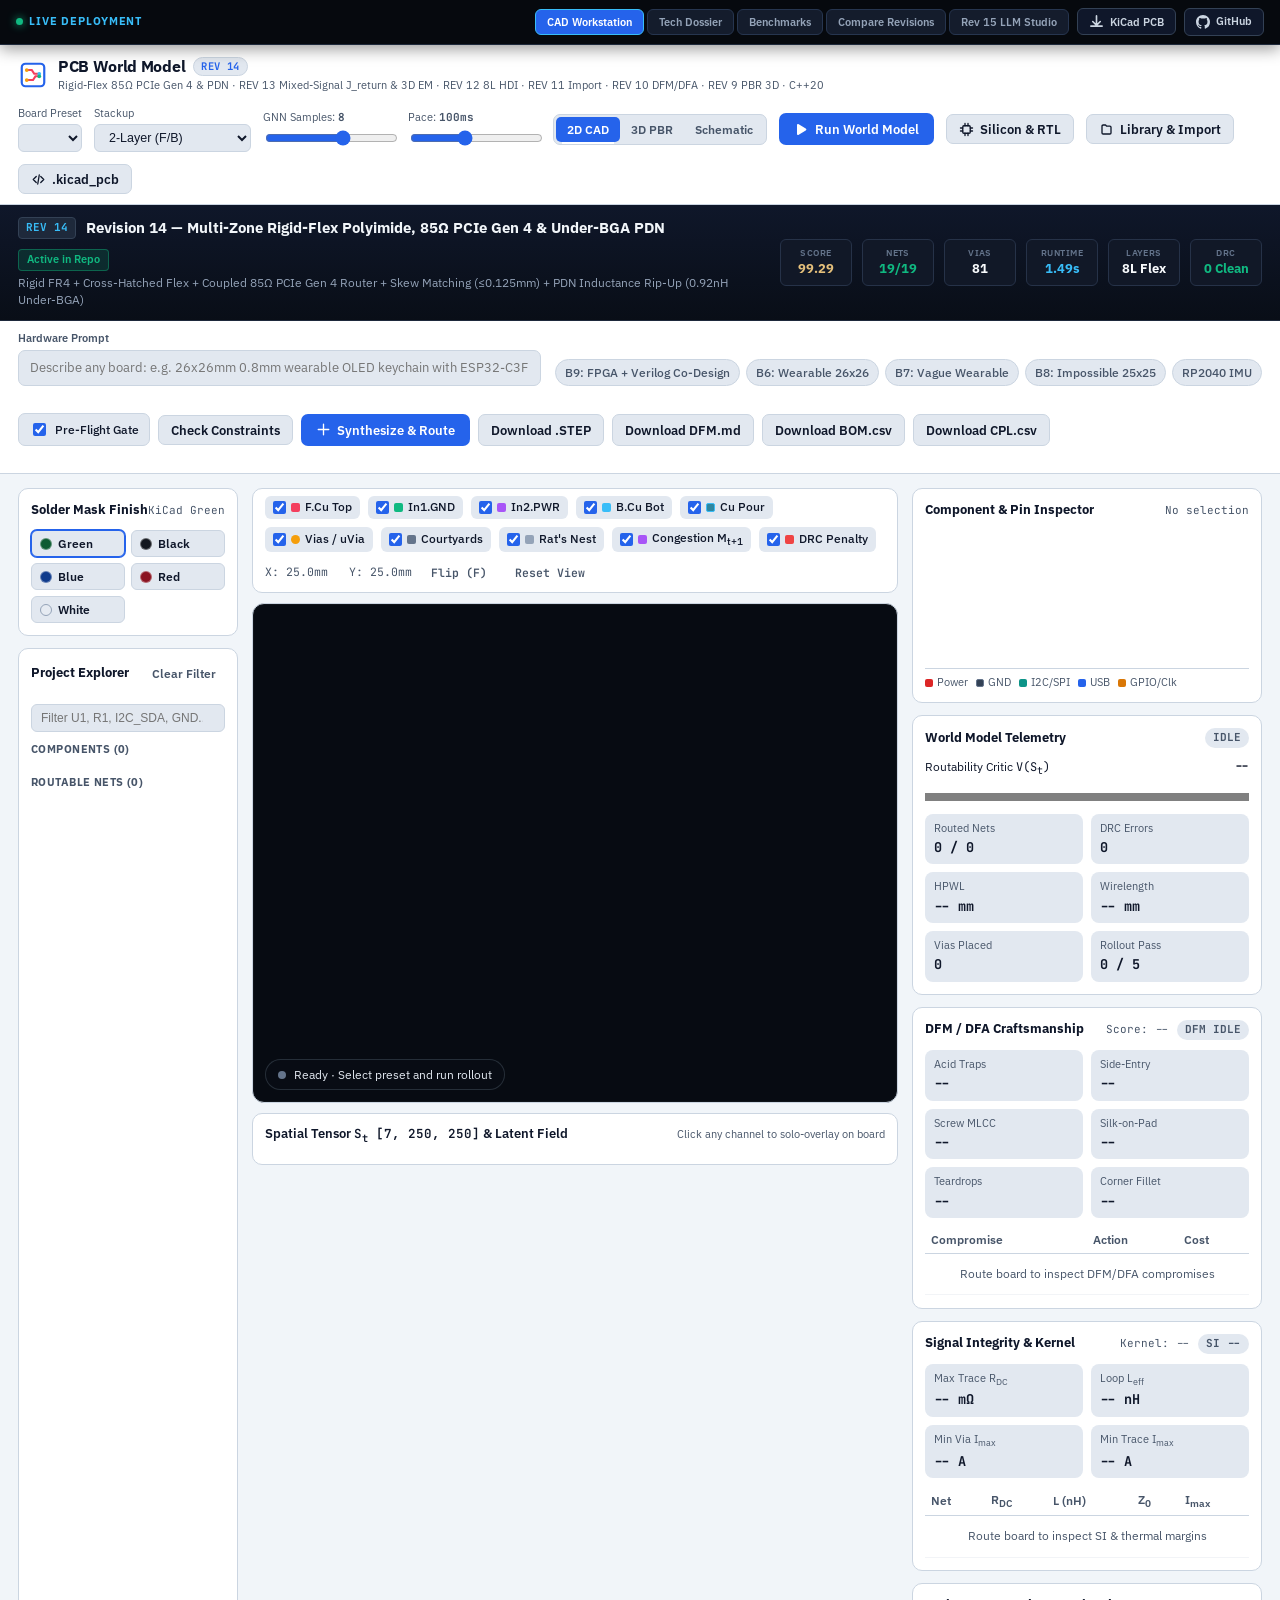
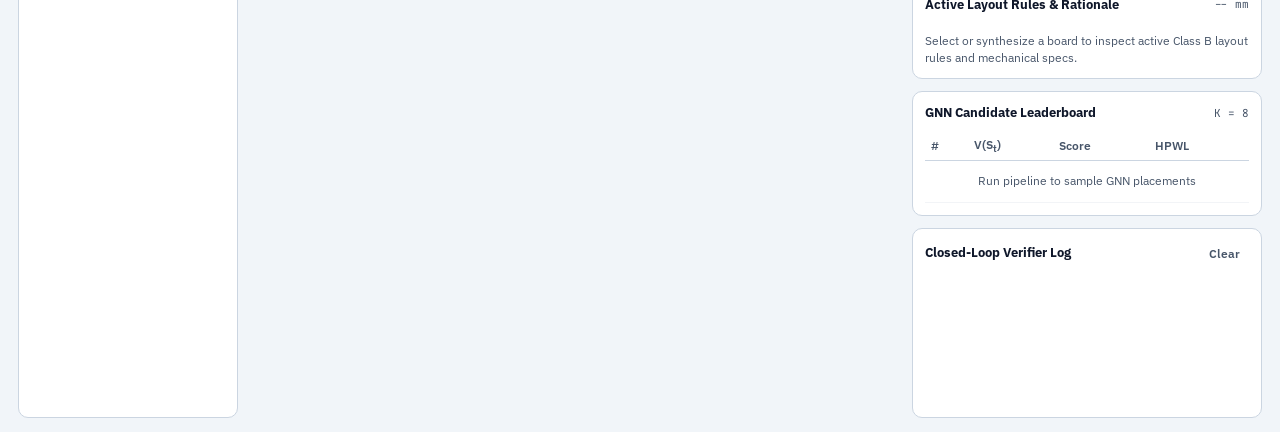
<file: index.html>
<!DOCTYPE html>
<html lang="en">
<head>
  <meta charset="UTF-8">
  <meta name="viewport" content="width=device-width, initial-scale=1.0">
  <meta name="color-scheme" content="light dark">
  <title>PCB Engineering World Model — Neuro-Symbolic EDA Console</title>
  <link rel="preconnect" href="https://fonts.googleapis.com">
  <link rel="preconnect" href="https://fonts.gstatic.com" crossorigin>
  <link href="https://fonts.googleapis.com/css2?family=IBM+Plex+Sans:wght@400;500;600;700&family=JetBrains+Mono:wght@400;500;600;700&display=swap" rel="stylesheet">
  <link rel="stylesheet" href="./styles.css">
  <script src="./revisions_data.js"></script>
  <script type="importmap">
    {
      "imports": {
        "three": "./vendor/three/three.module.min.js"
      }
    }
  </script>
</head>
<body>
  <div class="app-shell">
    <!-- Global Revision Bar & Navigation (rev1 -> rev15) -->
    <nav class="rev-ribbon-bar" id="rev-ribbon-bar" aria-label="PCB World Model Revisions">
      <div class="rev-ribbon-left">
        <span class="rev-ribbon-label">
          <span class="rev-live-dot" aria-hidden="true"></span>
          <span>Live Deployment</span>
        </span>
        <div class="rev-scroll-track" id="rev-pills-track" role="tablist" aria-label="Revisions List"></div>
      </div>
      <div class="rev-ribbon-right">
        <div class="rev-mode-tabs" role="tablist" aria-label="View Modes">
          <button type="button" class="nav-mode-btn active" data-mode="cad" id="tab-mode-cad">CAD Workstation</button>
          <button type="button" class="nav-mode-btn" data-mode="dossier" id="tab-mode-dossier">Tech Dossier</button>
          <button type="button" class="nav-mode-btn" data-mode="benchmarks" id="tab-mode-benchmarks">Benchmarks</button>
          <button type="button" class="nav-mode-btn" data-mode="compare" id="tab-mode-compare">Compare Revisions</button>
          <button type="button" class="nav-mode-btn" data-mode="llm" id="tab-mode-llm">Rev 15 LLM Studio</button>
        </div>
        <button type="button" class="nav-link-btn" id="btn-download-active-kicad" title="Download current KiCad board">
          <svg viewBox="0 0 16 16" width="14" height="14" fill="none" stroke="currentColor" stroke-width="1.75" aria-hidden="true"><path d="M8 2v9M4 8l4 4 4-4M2 13h12" stroke-linecap="round"/></svg>
          <span>KiCad PCB</span>
        </button>
        <a class="nav-link-btn" id="repo-link" href="https://github.com/le-fische/pcb-world-model" target="_blank" rel="noopener noreferrer" title="View Source on GitHub">
          <svg viewBox="0 0 16 16" width="14" height="14" fill="currentColor" aria-hidden="true"><path d="M8 0C3.58 0 0 3.58 0 8c0 3.54 2.29 6.53 5.47 7.59.4.07.55-.17.55-.38 0-.19-.01-.82-.01-1.49-2.01.37-2.53-.49-2.69-.94-.09-.23-.48-.94-.82-1.13-.28-.15-.68-.52-.01-.53.63-.01 1.08.58 1.23.82.72 1.21 1.87.87 2.33.66.07-.52.28-.87.51-1.07-1.78-.2-3.64-.89-3.64-3.95 0-.87.31-1.59.82-2.15-.08-.2-.36-1.02.08-2.12 0 0 .67-.21 2.2.82.64-.18 1.32-.27 2-.27.68 0 1.36.09 2 .27 1.53-1.04 2.2-.82 2.2-.82.44 1.1.16 1.92.08 2.12.51.56.82 1.27.82 2.15 0 3.07-1.87 3.75-3.65 3.95.29.25.54.73.54 1.48 0 1.07-.01 1.93-.01 2.2 0 .21.15.46.55.38A8.013 8.013 0 0016 8c0-4.42-3.58-8-8-8z"/></svg>
          <span>GitHub</span>
        </a>
      </div>
    </nav>

    <!-- Top Header & Control Bar -->
    <header class="topbar">
      <div class="brand">
        <svg class="brand-icon" viewBox="0 0 24 24" fill="none" aria-hidden="true">
          <rect x="3" y="3" width="18" height="18" rx="3" stroke="currentColor" stroke-width="1.75"/>
          <path d="M7 8h4l2 3h4M7 16h5l2-3h3" stroke="#F43F5E" stroke-width="1.75" stroke-linecap="round"/>
          <circle cx="7" cy="8" r="1.5" fill="#F59E0B"/>
          <circle cx="17" cy="11" r="1.5" fill="#38BDF8"/>
          <circle cx="7" cy="16" r="1.5" fill="#F59E0B"/>
          <circle cx="17" cy="13" r="1.5" fill="#10B981"/>
        </svg>
        <div>
          <div class="brand-title-row">
            <h1>PCB World Model</h1>
            <span class="rev-pill mono">REV 14</span>
          </div>
          <p class="subtitle">Rigid-Flex 85&Omega; PCIe Gen 4 &amp; PDN &middot; REV 13 Mixed-Signal J_return &amp; 3D EM &middot; REV 12 8L HDI &middot; REV 11 Import &middot; REV 10 DFM/DFA &middot; REV 9 PBR 3D &middot; C++20</p>
        </div>
      </div>

      <div class="toolbar-controls">
        <label class="field-group" for="preset-select">
          <span>Board Preset</span>
          <select id="preset-select" aria-label="Board Preset"></select>
        </label>

        <label class="field-group" for="stackup-select">
          <span>Stackup</span>
          <select id="stackup-select" aria-label="Copper Stackup">
            <option value="2">2-Layer (F/B)</option>
            <option value="4">4-Layer HDI</option>
            <option value="6">6-Layer HDI</option>
            <option value="8">8-Layer HDI (2+4+2)</option>
          </select>
        </label>

        <label class="field-group slider-field" for="candidates-range">
          <span>GNN Samples: <strong id="candidates-val" class="mono">8</strong></span>
          <input type="range" id="candidates-range" min="2" max="12" step="1" value="8">
        </label>

        <label class="field-group slider-field" for="pace-range">
          <span>Pace: <strong id="pace-val" class="mono">100ms</strong></span>
          <input type="range" id="pace-range" min="0" max="250" step="25" value="100">
        </label>

        <div class="segmented viewport-tabs" role="tablist" aria-label="Viewport Mode">
          <button type="button" id="btn-view-2d" class="seg-btn active" role="tab" aria-selected="true" tabindex="0">2D CAD</button>
          <button type="button" id="btn-view-3d" class="seg-btn" role="tab" aria-selected="false" tabindex="-1">3D PBR</button>
          <button type="button" id="btn-view-schematic" class="seg-btn" role="tab" aria-selected="false" tabindex="-1">Schematic</button>
        </div>

        <button type="button" id="btn-run" class="btn-primary">
          <svg viewBox="0 0 20 20" fill="currentColor" aria-hidden="true">
            <path d="M6.3 2.84A1.5 1.5 0 0 0 4 4.11v11.78a1.5 1.5 0 0 0 2.3 1.27l9.34-5.89a1.5 1.5 0 0 0 0-2.54L6.3 2.84Z"/>
          </svg>
          <span>Run World Model</span>
        </button>

        <button type="button" id="btn-open-silicon" class="btn-secondary">
          <svg viewBox="0 0 20 20" fill="none" stroke="currentColor" stroke-width="1.75" aria-hidden="true">
            <rect x="5" y="5" width="10" height="10" rx="1.5"/>
            <path d="M8 2v3M12 2v3M8 15v3M12 15v3M2 8h3M2 12h3M15 8h3M15 12h3" stroke-linecap="round"/>
          </svg>
          <span>Silicon &amp; RTL</span>
        </button>

        <button type="button" id="btn-open-library" class="btn-secondary">
          <svg viewBox="0 0 20 20" fill="none" stroke="currentColor" stroke-width="1.75" aria-hidden="true">
            <path d="M4 5.5A1.5 1.5 0 0 1 5.5 4h3.2l1.6 1.6h4.2A1.5 1.5 0 0 1 16 7.1v7.4A1.5 1.5 0 0 1 14.5 16h-9A1.5 1.5 0 0 1 4 14.5V5.5Z" stroke-linejoin="round"/>
          </svg>
          <span>Library &amp; Import</span>
        </button>

        <button type="button" id="btn-inspect-kicad" class="btn-secondary">
          <svg viewBox="0 0 20 20" fill="none" stroke="currentColor" stroke-width="1.75" aria-hidden="true">
            <path d="M7 6 3 10l4 4M13 6l4 4-4 4M11 4l-2 12" stroke-linecap="round" stroke-linejoin="round"/>
          </svg>
          <span>.kicad_pcb</span>
        </button>
      </div>
    </header>

    <!-- Prompt-to-PCB Composer & Turnkey PCBA Manufacturing Bar -->
    <!-- Revision Hero Summary Banner -->
    <section class="rev-hero-banner" id="rev-hero-banner" aria-label="Active Revision Dossier Summary">
      <div>
        <div class="rev-hero-title-row">
          <span class="rev-hero-tag mono" id="hero-rev-id">REV 14</span>
          <h2 class="rev-hero-title" id="hero-rev-title">Revision 14 — Multi-Zone Rigid-Flex Polyimide, 85&Omega; PCIe Gen 4 &amp; Under-BGA PDN</h2>
          <span class="rev-hero-status" id="hero-rev-status">Active in Repo</span>
        </div>
        <p class="rev-hero-subtitle" id="hero-rev-subtitle">Rigid FR4 + Cross-Hatched Flex + Coupled 85&Omega; PCIe Gen 4 Router + Skew Matching (&le;0.125mm) + PDN Inductance Rip-Up (0.92nH Under-BGA)</p>
      </div>
      <div class="rev-hero-metrics" id="hero-metrics-strip">
        <div class="metric-pill">
          <span class="metric-pill-label">Score</span>
          <span class="metric-pill-val gold" id="hero-metric-score">99.29</span>
        </div>
        <div class="metric-pill">
          <span class="metric-pill-label">Nets</span>
          <span class="metric-pill-val green" id="hero-metric-nets">19/19</span>
        </div>
        <div class="metric-pill">
          <span class="metric-pill-label">Vias</span>
          <span class="metric-pill-val" id="hero-metric-vias">81</span>
        </div>
        <div class="metric-pill">
          <span class="metric-pill-label">Runtime</span>
          <span class="metric-pill-val cyan" id="hero-metric-time">1.49s</span>
        </div>
        <div class="metric-pill">
          <span class="metric-pill-label">Layers</span>
          <span class="metric-pill-val" id="hero-metric-layers">8L Flex</span>
        </div>
        <div class="metric-pill">
          <span class="metric-pill-label">DRC</span>
          <span class="metric-pill-val green" id="hero-metric-drc">0 Clean</span>
        </div>
      </div>
    </section>

    <!-- Workstation Mode Panels -->
    <div id="panel-cad" class="view-mode-panel active" style="padding:0;max-width:none;width:100%;flex:1;display:flex;flex-direction:column;">
    <section class="prompt-dock" aria-label="Natural Language PCB Synthesizer and Manufacturing Export">
      <form id="prompt-form" class="prompt-bar" action="/api/compose" method="POST" novalidate>
        <div class="prompt-input-group">
          <label for="prompt-input" class="prompt-label">Hardware Prompt</label>
          <input
            type="text"
            id="prompt-input"
            name="prompt"
            minlength="3"
            autocomplete="off"
            enterkeyhint="go"
            placeholder="Describe any board: e.g. 26x26mm 0.8mm wearable OLED keychain with ESP32-C3FN4, USB-C, MCP73831, LIS3DH"
            aria-describedby="prompt-error"
            required
          >
          <span id="prompt-error" class="prompt-error" role="status" aria-live="polite"></span>
        </div>

        <div class="prompt-presets" role="group" aria-label="Example Hardware Prompts">
          <button type="button" class="chip-btn" data-prompt="Need a custom 8-channel high-speed WS2812 + hardware quadrature encoder controller that talks over SPI to an ESP32-C3; no single off-the-shelf IC exists">B9: FPGA + Verilog Co-Design</button>
          <button type="button" class="chip-btn" data-prompt="26x26mm 0.8mm single-sided keep_back_flat wearable OLED keychain with ESP32-C3FN4 40MHz XTAL USB-C 5.1k CC MCP73831 100mA AP2112K LIS3DH SSD1306 2 corner 2.0mm holes">B6: Wearable 26x26</button>
          <button type="button" class="chip-btn" data-prompt="Build me a small wireless wearable keychain with motion wake-up, battery charging, and mini display">B7: Vague Wearable</button>
          <button type="button" class="chip-btn" data-prompt="Fit a 4-channel 10A SPDT relay controller with optocouplers and screw terminals inside a 25x25mm 2-layer enclosure">B8: Impossible 25x25</button>
          <button type="button" class="chip-btn" data-prompt="RP2040 sensor controller with I2C IMU, 3.3V LDO, 2 LEDs, and USB-C">RP2040 IMU</button>
        </div>

        <div class="prompt-actions">
          <label class="gate-toggle" for="chk-preflight-gate" title="Inspect area utilization and ask missing constraints before routing">
            <input type="checkbox" id="chk-preflight-gate" switch checked>
            <span>Pre-Flight Gate</span>
          </label>
          <button type="button" id="btn-negotiate" class="btn-secondary">Check Constraints</button>
          <button type="submit" id="btn-prompt-run" class="btn-primary">
            <svg viewBox="0 0 20 20" fill="none" stroke="currentColor" stroke-width="1.8" aria-hidden="true">
              <path d="M10 3v14M3 10h14" stroke-linecap="round"/>
            </svg>
            <span>Synthesize &amp; Route</span>
          </button>
          <a id="btn-download-step" class="btn-secondary" href="/api/export-step?download=1" download="assembly.step">Download .STEP</a>
          <a id="btn-download-dfm" class="btn-secondary" href="/api/export-dfm-report?download=1" download="dfm_report.md">Download DFM.md</a>
          <a id="btn-download-bom" class="btn-secondary" href="/api/export-bom?download=1" download="bom.csv">Download BOM.csv</a>
          <a id="btn-download-cpl" class="btn-secondary" href="/api/export-cpl?download=1" download="positions.csv">Download CPL.csv</a>
        </div>
      </form>
    </section>

    <!-- Main 3-Column Pro EDA Workstation Grid -->
    <main class="workspace">
      <!-- Left Dock: Solder Mask Finish & Project Netlist/Component Explorer -->
      <aside class="explorer-dock" id="explorer-panel" aria-label="Project Explorer and Solder Mask Finish">
        <section class="panel">
          <div class="panel-header">
            <h2>Solder Mask Finish</h2>
            <span class="mono muted-tag" id="mask-theme-label">KiCad Green</span>
          </div>
          <div class="mask-swatches" role="radiogroup" aria-label="Solder Mask Theme">
            <button type="button" class="mask-swatch-btn active" data-mask="green" aria-checked="true" role="radio" aria-label="KiCad Classic Green"><span class="mask-dot mask-green"></span>Green</button>
            <button type="button" class="mask-swatch-btn" data-mask="black" aria-checked="false" role="radio" aria-label="Matte Black"><span class="mask-dot mask-black"></span>Black</button>
            <button type="button" class="mask-swatch-btn" data-mask="blue" aria-checked="false" role="radio" aria-label="Royal Blue"><span class="mask-dot mask-blue"></span>Blue</button>
            <button type="button" class="mask-swatch-btn" data-mask="red" aria-checked="false" role="radio" aria-label="Crimson Red"><span class="mask-dot mask-red"></span>Red</button>
            <button type="button" class="mask-swatch-btn" data-mask="white" aria-checked="false" role="radio" aria-label="Arctic White"><span class="mask-dot mask-white"></span>White</button>
          </div>
        </section>

        <section class="panel explorer-panel-grow">
          <div class="panel-header">
            <h2>Project Explorer</h2>
            <button type="button" id="btn-clear-selection" class="btn-ghost" hidden>Clear Filter</button>
          </div>
          <label for="explorer-search" class="visually-hidden">Filter components and nets</label>
          <input type="search" id="explorer-search" class="explorer-search" placeholder="Filter U1, R1, I2C_SDA, GND...">
          <div class="explorer-section-label">Components (<span id="explorer-comp-count">0</span>)</div>
          <ul class="explorer-list" id="explorer-comps-list"></ul>
          <div class="explorer-section-label">Routable Nets (<span id="explorer-net-count">0</span>)</div>
          <ul class="explorer-list" id="explorer-nets-list"></ul>
        </section>
      </aside>

      <!-- Center Viewport + S_t Tensor Inspector -->
      <section class="viewport-column">
        <div class="canvas-toolbar">
          <div class="layer-toggles" role="group" aria-label="PCB Layer Visibility">
            <label class="layer-chip" data-layer="l1" for="chk-l1">
              <input type="checkbox" id="chk-l1" switch checked>
              <span class="swatch sw-l1"></span>
              <span>F.Cu Top</span>
            </label>
            <label class="layer-chip" data-layer="in1" for="chk-in1">
              <input type="checkbox" id="chk-in1" switch checked>
              <span class="swatch sw-in1"></span>
              <span>In1.GND</span>
            </label>
            <label class="layer-chip" data-layer="in2" for="chk-in2">
              <input type="checkbox" id="chk-in2" switch checked>
              <span class="swatch sw-in2"></span>
              <span>In2.PWR</span>
            </label>
            <label class="layer-chip" data-layer="l2" for="chk-l2">
              <input type="checkbox" id="chk-l2" switch checked>
              <span class="swatch sw-l2"></span>
              <span>B.Cu Bot</span>
            </label>
            <label class="layer-chip" data-layer="pour" for="chk-pour">
              <input type="checkbox" id="chk-pour" switch checked>
              <span class="swatch sw-pour"></span>
              <span>Cu Pour</span>
            </label>
            <label class="layer-chip" data-layer="vias" for="chk-vias">
              <input type="checkbox" id="chk-vias" switch checked>
              <span class="swatch sw-via"></span>
              <span>Vias / uVia</span>
            </label>
            <label class="layer-chip" data-layer="courtyards" for="chk-courtyard">
              <input type="checkbox" id="chk-courtyard" switch checked>
              <span class="swatch sw-crtyd"></span>
              <span>Courtyards</span>
            </label>
            <label class="layer-chip" data-layer="ratsnest" for="chk-ratsnest">
              <input type="checkbox" id="chk-ratsnest" switch checked>
              <span class="swatch sw-rat"></span>
              <span>Rat's Nest</span>
            </label>
            <label class="layer-chip" data-layer="congestion" for="chk-congestion">
              <input type="checkbox" id="chk-congestion" switch checked>
              <span class="swatch sw-cong"></span>
              <span>Congestion M<sub>t+1</sub></span>
            </label>
            <label class="layer-chip" data-layer="penalty" for="chk-penalty">
              <input type="checkbox" id="chk-penalty" switch checked>
              <span class="swatch sw-pen"></span>
              <span>DRC Penalty</span>
            </label>
          </div>

          <div class="canvas-meta mono">
            <span id="cursor-coords">X: 25.0mm &nbsp; Y: 25.0mm</span>
            <button type="button" id="btn-flip-board" class="btn-ghost" aria-pressed="false" title="Flip Board 180 deg (F)">Flip (F)</button>
            <button type="button" id="btn-reset-view" class="btn-ghost" title="Reset Zoom and Pan">Reset View</button>
          </div>
        </div>

        <div class="canvas-stage" id="canvas-stage">
          <canvas id="pcb-canvas" role="tabpanel" aria-labelledby="btn-view-2d"></canvas>
          <div id="pcb-3d-stage" class="pbr-3d-stage" role="tabpanel" aria-labelledby="btn-view-3d" hidden></div>
          <div id="schematic-stage" class="schematic-stage" role="tabpanel" aria-labelledby="btn-view-schematic" hidden></div>
          <div class="hud-status-pill" id="hud-pill">
            <span class="dot idle" id="status-dot"></span>
            <span id="status-text">Ready &middot; Select preset and run rollout</span>
          </div>
          <div class="hud-3d-controls" id="hud-3d-controls" hidden>
            <span class="mono">Orbit: Drag &middot; Pan: Right-Drag &middot; Flip: F &middot; Pick: Click</span>
          </div>
        </div>

        <!-- 7-Channel Spatial Tensor Strip S_t + M_{t+1} -->
        <section class="tensor-strip" aria-label="Spatial State Tensor Channels">
          <div class="strip-header">
            <h2>Spatial Tensor <code class="mono" id="tensor-shape-tag">S<sub>t</sub> [7, 250, 250]</code> &amp; Latent Field</h2>
            <span class="strip-hint" id="overlay-label">Click any channel to solo-overlay on board</span>
          </div>
          <div class="tensor-grid" id="tensor-grid"></div>
        </section>
      </section>

      <!-- Right Telemetry & Component Pinout Inspector Dock -->
      <aside class="telemetry-dock">
        <!-- Interactive Vector SVG Pinout Inspector (rev9) -->
        <section class="panel" id="pin-inspector-panel">
          <div class="panel-header">
            <h2>Component &amp; Pin Inspector</h2>
            <span class="mono muted-tag" id="pin-comp-tag">No selection</span>
          </div>
          <div class="pin-comp-meta mono" id="pin-comp-meta"></div>
          <div class="pin-diagram-host" id="pin-diagram-host"></div>
          <div class="pin-role-legend" aria-label="Pin Role Color Key">
            <span class="role-dot role-power">Power</span>
            <span class="role-dot role-gnd">GND</span>
            <span class="role-dot role-bus">I2C/SPI</span>
            <span class="role-dot role-usb">USB</span>
            <span class="role-dot role-gpio">GPIO/Clk</span>
          </div>
        </section>

        <!-- Critic & Physical Metrics -->
        <section class="panel">
          <div class="panel-header">
            <h2>World Model Telemetry</h2>
            <span class="drc-badge neutral" id="drc-badge">IDLE</span>
          </div>

          <div class="critic-meter">
            <div class="critic-row">
              <span>Routability Critic <code class="mono">V(S<sub>t</sub>)</code></span>
              <strong class="mono" id="val-critic">--</strong>
            </div>
            <progress id="critic-progress" max="100" value="0">0%</progress>
          </div>

          <div class="kpi-grid">
            <div class="kpi-card">
              <span class="kpi-label">Routed Nets</span>
              <strong class="kpi-value mono" id="val-nets">0 / 0</strong>
            </div>
            <div class="kpi-card">
              <span class="kpi-label">DRC Errors</span>
              <strong class="kpi-value mono" id="val-drc">0</strong>
            </div>
            <div class="kpi-card">
              <span class="kpi-label">HPWL</span>
              <strong class="kpi-value mono" id="val-hpwl">-- mm</strong>
            </div>
            <div class="kpi-card">
              <span class="kpi-label">Wirelength</span>
              <strong class="kpi-value mono" id="val-wire">-- mm</strong>
            </div>
            <div class="kpi-card">
              <span class="kpi-label">Vias Placed</span>
              <strong class="kpi-value mono" id="val-vias">0</strong>
            </div>
            <div class="kpi-card">
              <span class="kpi-label">Rollout Pass</span>
              <strong class="kpi-value mono" id="val-iter">0 / 5</strong>
            </div>
          </div>
        </section>

        <!-- Rev 10 DFM / DFA Craftsmanship Audit & Compromise Report -->
        <section class="panel" id="dfm-panel">
          <div class="panel-header">
            <h2>DFM / DFA Craftsmanship</h2>
            <div class="panel-badges">
              <span class="mono muted-tag" id="val-dfm-score">Score: --</span>
              <span class="drc-badge neutral" id="dfm-badge" role="status" aria-atomic="true">DFM IDLE</span>
            </div>
          </div>

          <div class="kpi-grid si-kpi-grid">
            <div class="kpi-card">
              <span class="kpi-label">Acid Traps</span>
              <strong class="kpi-value mono" id="val-dfm-acid">--</strong>
            </div>
            <div class="kpi-card">
              <span class="kpi-label">Side-Entry</span>
              <strong class="kpi-value mono" id="val-dfm-asym">--</strong>
            </div>
            <div class="kpi-card">
              <span class="kpi-label">Screw MLCC</span>
              <strong class="kpi-value mono" id="val-dfm-screw">--</strong>
            </div>
            <div class="kpi-card">
              <span class="kpi-label">Silk-on-Pad</span>
              <strong class="kpi-value mono" id="val-dfm-silk">--</strong>
            </div>
            <div class="kpi-card">
              <span class="kpi-label">Teardrops</span>
              <strong class="kpi-value mono" id="val-dfm-teardrops">--</strong>
            </div>
            <div class="kpi-card">
              <span class="kpi-label">Corner Fillet</span>
              <strong class="kpi-value mono" id="val-dfm-fillet">--</strong>
            </div>
          </div>

          <div tabindex="0" role="region" aria-labelledby="dfm-table-caption" class="table-wrap si-table-wrap">
            <table class="cand-table si-table">
              <caption id="dfm-table-caption" class="visually-hidden">Transparent DFM engineering compromises</caption>
              <thead>
                <tr>
                  <th scope="col">Compromise</th>
                  <th scope="col">Action</th>
                  <th scope="col">Cost</th>
                </tr>
              </thead>
              <tbody id="dfm-tbody">
                <tr><td colspan="3" class="empty-cell">Route board to inspect DFM/DFA compromises</td></tr>
              </tbody>
            </table>
          </div>
        </section>

        <!-- Electrical Signal Integrity & Kernel Acceleration -->
        <section class="panel">
          <div class="panel-header">
            <h2>Signal Integrity &amp; Kernel</h2>
            <div class="panel-badges">
              <span class="mono muted-tag" id="kernel-tag">Kernel: --</span>
              <span class="drc-badge neutral" id="si-badge">SI --</span>
            </div>
          </div>

          <div class="kpi-grid si-kpi-grid">
            <div class="kpi-card">
              <span class="kpi-label">Max Trace R<sub>DC</sub></span>
              <strong class="kpi-value mono" id="val-si-rdc">-- m&Omega;</strong>
            </div>
            <div class="kpi-card">
              <span class="kpi-label">Loop L<sub>eff</sub></span>
              <strong class="kpi-value mono" id="val-si-loop">-- nH</strong>
            </div>
            <div class="kpi-card">
              <span class="kpi-label">Min Via I<sub>max</sub></span>
              <strong class="kpi-value mono" id="val-si-viaamp">-- A</strong>
            </div>
            <div class="kpi-card">
              <span class="kpi-label">Min Trace I<sub>max</sub></span>
              <strong class="kpi-value mono" id="val-si-traceamp">-- A</strong>
            </div>
          </div>

          <div tabindex="0" role="region" aria-labelledby="si-table-caption" class="table-wrap si-table-wrap">
            <table class="cand-table si-table">
              <caption id="si-table-caption" class="visually-hidden">Per-net signal integrity and IPC-2221 ampacity telemetry</caption>
              <thead>
                <tr>
                  <th scope="col">Net</th>
                  <th scope="col">R<sub>DC</sub></th>
                  <th scope="col">L (nH)</th>
                  <th scope="col">Z<sub>0</sub></th>
                  <th scope="col">I<sub>max</sub></th>
                </tr>
              </thead>
              <tbody id="si-tbody">
                <tr><td colspan="5" class="empty-cell">Route board to inspect SI &amp; thermal margins</td></tr>
              </tbody>
            </table>
          </div>
        </section>

        <!-- Active Layout Rules & Engineering Rationale -->
        <section class="panel" id="rationale-panel">
          <div class="panel-header">
            <h2>Active Layout Rules &amp; Rationale</h2>
            <span class="mono muted-tag" id="board-phys-tag">-- mm</span>
          </div>
          <div class="rule-badges" id="rules-chips"></div>
          <ul class="rationale-list" id="rationale-list">
            <li class="empty-rationale">Select or synthesize a board to inspect active Class B layout rules and mechanical specs.</li>
          </ul>
        </section>

        <!-- Candidate Placement Leaderboard -->
        <section class="panel">
          <div class="panel-header">
            <h2>GNN Candidate Leaderboard</h2>
            <span class="mono muted-tag" id="cand-count-tag">K = 8</span>
          </div>
          <div tabindex="0" role="region" aria-labelledby="cand-table-caption" class="table-wrap">
            <table class="cand-table">
              <caption id="cand-table-caption" class="visually-hidden">GNN placement candidate ranking</caption>
              <thead>
                <tr>
                  <th scope="col">#</th>
                  <th scope="col">V(S<sub>t</sub>)</th>
                  <th scope="col">Score</th>
                  <th scope="col">HPWL</th>
                </tr>
              </thead>
              <tbody id="cand-tbody">
                <tr><td colspan="4" class="empty-cell">Run pipeline to sample GNN placements</td></tr>
              </tbody>
            </table>
          </div>
        </section>

        <!-- Closed-Loop Neuro-Symbolic Execution Log -->
        <section class="panel log-panel">
          <div class="panel-header">
            <h2>Closed-Loop Verifier Log</h2>
            <button type="button" id="btn-clear-log" class="btn-ghost">Clear</button>
          </div>
          <ul class="event-log mono" id="event-log"></ul>
        </section>
      </aside>
    </main>
    </div> <!-- /panel-cad -->

    <!-- View Mode: Technical Dossier -->
    <div id="panel-dossier" class="view-mode-panel">
      <div class="dossier-doc" id="dossier-content"></div>
    </div>

    <!-- View Mode: Master Benchmark Matrix -->
    <div id="panel-benchmarks" class="view-mode-panel">
      <div class="benchmark-card">
        <h2>PCB World Model — Master Revision Score Log &amp; Frontier Baselines</h2>
        <p>Comprehensive verified score matrix across all revisions and external frontier models (GPT-6 Astra, Skyfall SKY-001, Freerouting).</p>
        <div class="bench-table-wrap">
          <table class="bench-table" id="benchmarks-table">
            <thead>
              <tr>
                <th>Revision</th>
                <th>Status</th>
                <th>Core Capability Unlocked</th>
                <th>Target Boards</th>
                <th>Composite Score</th>
                <th>Router Runtime</th>
                <th>Total Vias</th>
                <th>DRC Clean</th>
                <th>Layers</th>
              </tr>
            </thead>
            <tbody id="benchmarks-tbody"></tbody>
          </table>
        </div>
      </div>
    </div>

    <!-- View Mode: Revision Comparison -->
    <div id="panel-compare" class="view-mode-panel">
      <div class="benchmark-card">
        <h2>Side-by-Side Revision Comparative Analysis</h2>
        <p>Select any two revisions to compare architectural milestones, algorithmic speedups, and physical constraint enforcement.</p>
        <div class="compare-container">
          <div class="compare-card">
            <div class="compare-header">
              <label for="cmp-rev-a"><strong>Baseline Revision (A)</strong></label>
              <select id="cmp-rev-a" class="compare-select"></select>
            </div>
            <div id="cmp-body-a"></div>
          </div>
          <div class="compare-card">
            <div class="compare-header">
              <label for="cmp-rev-b"><strong>Comparison Revision (B)</strong></label>
              <select id="cmp-rev-b" class="compare-select"></select>
            </div>
            <div id="cmp-body-b"></div>
          </div>
        </div>
      </div>
    </div>

    <!-- View Mode: Rev 15 Local LLM Prompt Studio -->
    <div id="panel-llm" class="view-mode-panel">
      <div class="llm-studio-card">
        <h2>Revision 15: Local LLM Physics-Translator Frontend Studio</h2>
        <p>Decouple messy natural language from spatial tensors via local <code>qwen3-1.7b</code> JSON Schema extraction + deterministic gatekeeper pre-flight validation.</p>
        <div class="llm-presets-row">
          <button type="button" class="llm-preset-chip" data-prompt="Design an 8-layer HDI 2+4+2 mixed-signal board with 5A 2MHz GaN buck, 24-bit precision ADC, continuous ground return, and 85-ohm PCIe Gen 4 differential pair">Example: 8L HDI PCIe + Mixed-Signal</button>
          <button type="button" class="llm-preset-chip" data-prompt="26x26mm single-sided wearable BLE sensor keychain with ESP32-C3, USB-C, LiPo charger, and 3D enclosure height limit 4.5mm">Example: 26x26mm Wearable Keychain</button>
          <button type="button" class="llm-preset-chip" data-prompt="High-density 4-layer drone flight controller with STM32F405, 6-axis IMU, baro, 4x ESC outputs, and current sense shunt">Example: 4L Drone Flight Controller</button>
        </div>
        <div style="display:flex;gap:10px;margin-top:10px;">
          <input type="text" id="llm-studio-input" class="mono" style="flex:1;background:#090d16;border:1px solid #263248;border-radius:6px;padding:10px 14px;color:#f8fafc;" value="Design an 8-layer HDI 2+4+2 mixed-signal board with 5A 2MHz GaN buck, 24-bit precision ADC, continuous ground return, and 85-ohm PCIe Gen 4 differential pair">
          <button type="button" id="btn-run-llm-studio" class="btn-primary" style="white-space:nowrap;">Extract Physics Schema</button>
        </div>
        <div class="llm-output-grid">
          <div>
            <h3 style="font-size:13px;color:#94a3b8;margin-bottom:6px;">Extracted <code>PromptPhysicsSpec</code> (Strict JSON Schema)</h3>
            <pre class="llm-output-box" id="llm-json-output">// Click "Extract Physics Schema" to translate prompt</pre>
          </div>
          <div>
            <h3 style="font-size:13px;color:#94a3b8;margin-bottom:6px;">Deterministic Gatekeeper Validation &amp; <code>BoardConfig</code></h3>
            <pre class="llm-output-box" id="llm-gatekeeper-output" style="color:#10b981;">// Gatekeeper ready to validate constraints</pre>
          </div>
        </div>
      </div>
    </div>
  </div>

  <!-- Native <dialog> for KiCad S-expression Export Inspection -->
  <dialog id="kicad-dialog" class="kicad-dialog" closedby="any" aria-labelledby="kicad-dialog-title">
    <div class="dialog-header">
      <div>
        <h2 id="kicad-dialog-title">Generated <code>output_clean.kicad_pcb</code></h2>
        <p class="subtitle">Manufacturing-ready KiCad 8 S-expression export</p>
      </div>
      <div class="dialog-actions">
        <span class="copy">
          <button type="button" id="btn-copy-kicad" class="btn-secondary copy-button" command="--copy" commandfor="kicad-code" aria-label="Copy KiCad S-expression">Copy</button>
          <span id="copy-tip" class="copy-tip" role="status" aria-live="polite"></span>
        </span>
        <a id="btn-download-kicad" class="btn-primary" href="/api/export-kicad?download=1" download>Download</a>
        <button type="button" id="btn-close-dialog" class="btn-ghost">Close</button>
      </div>
    </div>
    <pre class="kicad-code mono" id="kicad-code"></pre>
  </dialog>

  <!-- Native <dialog> for rev7 Interactive Constraint & Trade-Off Gate -->
  <dialog id="negotiate-dialog" class="kicad-dialog negotiate-dialog" aria-labelledby="neg-dialog-title">
    <div class="dialog-header">
      <div>
        <h2 id="neg-dialog-title">Pre-Flight Physical Constraint &amp; Trade-Off Gate</h2>
        <p class="subtitle" id="neg-dialog-subtitle">Confirms underspecified dimensions/stackup and rejects physically impossible enclosures (&gt;72% utilization).</p>
      </div>
      <div class="dialog-actions">
        <button type="button" id="btn-neg-cancel" class="btn-ghost">Cancel</button>
      </div>
    </div>

    <div class="neg-util-bar">
      <div class="neg-util-row">
        <span>Estimated Courtyard Utilization</span>
        <strong class="mono" id="neg-util-text">--% (-- / -- mm&sup2;)</strong>
      </div>
      <progress id="neg-util-progress" max="100" value="0">0%</progress>
    </div>

    <div id="neg-alert" class="neg-alert" role="alert" tabindex="-1" hidden></div>

    <form id="neg-form" class="neg-form" novalidate>
      <div class="neg-grid">
        <div class="neg-field">
          <label for="neg-width">Board Width (mm)</label>
          <input type="number" id="neg-width" min="10" max="300" step="1" value="26">
        </div>
        <div class="neg-field">
          <label for="neg-height">Board Height (mm)</label>
          <input type="number" id="neg-height" min="10" max="300" step="1" value="26">
        </div>
        <div class="neg-field">
          <label for="neg-thickness">Thickness (mm)</label>
          <select id="neg-thickness">
            <option value="0.8">0.8 mm Thin Wearable FR4</option>
            <option value="1.6">1.6 mm Standard FR4</option>
            <option value="1.2">1.2 mm FR4</option>
          </select>
        </div>
        <div class="neg-field">
          <label for="neg-layers">Copper Stackup</label>
          <select id="neg-layers">
            <option value="2">2-Layer (F.Cu / B.Cu)</option>
            <option value="4">4-Layer HDI</option>
            <option value="6">6-Layer HDI</option>
            <option value="8">8-Layer HDI (2+4+2)</option>
          </select>
        </div>
        <div class="neg-field">
          <label for="neg-placement">Placement Architecture</label>
          <select id="neg-placement">
            <option value="single">Single-Sided (keep_back_flat + Rear LiPo Pads)</option>
            <option value="double">Double-Sided SMD (Top + Bottom)</option>
          </select>
        </div>
        <div class="neg-field">
          <label for="neg-wireless">Wireless SoC vs Module</label>
          <select id="neg-wireless">
            <option value="esp32_c3fn4_qfn">ESP32-C3FN4 QFN-32 + 40MHz XTAL + Chip Antenna</option>
            <option value="esp32_c3_mini">ESP32-C3-MINI-1 Pre-Certified Module</option>
          </select>
        </div>
        <div class="neg-field">
          <label for="neg-holes">Corner Mounting Holes (2.0mm NPTH)</label>
          <select id="neg-holes">
            <option value="0">0 Holes</option>
            <option value="2">2 Diagonal Holes (Wearable)</option>
            <option value="4">4 Corner Holes</option>
          </select>
        </div>
        <div class="neg-field">
          <label for="neg-passive">Commodity Passive Size (Class A)</label>
          <select id="neg-passive">
            <option value="0402">0402 Imperial (Wearable Compact)</option>
            <option value="0603">0603 Imperial (Standard)</option>
            <option value="0805">0805 Imperial (Power / Hand-Solder)</option>
          </select>
        </div>
      </div>

      <div id="neg-questions-wrap" class="neg-section" hidden>
        <h3>Architectural Questions Requiring Confirmation</h3>
        <ul id="neg-questions-list" class="neg-list"></ul>
      </div>

      <div id="neg-tradeoffs-wrap" class="neg-section" hidden>
        <h3>Quantified Remediation Options</h3>
        <div id="neg-tradeoffs-list" class="tradeoff-grid"></div>
      </div>

      <div class="neg-actions">
        <button type="button" id="btn-neg-recheck" class="btn-secondary">Re-Check Feasibility</button>
        <button type="submit" id="btn-neg-confirm" class="btn-primary">Confirm Specs &amp; Synthesize</button>
      </div>
    </form>
  </dialog>

  <!-- Native <dialog> for 12-Domain Class A/B Catalog & Class C Importer -->
  <dialog id="library-dialog" class="kicad-dialog library-dialog" closedby="any" aria-labelledby="lib-dialog-title">
    <div class="dialog-header">
      <div>
        <h2 id="lib-dialog-title">Component Library (12 Industry Domains) &amp; Class C Importer</h2>
        <p class="subtitle" id="lib-summary-subtitle">Class A parameterized passives &middot; Class B pin-exact ICs &middot; Class C .kicad_mod / Datasheet compiler</p>
      </div>
      <div class="dialog-actions">
        <button type="button" id="btn-close-library" class="btn-ghost">Close</button>
      </div>
    </div>

    <div class="lib-controls">
      <div class="neg-field">
        <label for="lib-domain-select">Industry Domain</label>
        <select id="lib-domain-select">
          <option value="">All 12 Domains</option>
        </select>
      </div>
      <div class="neg-field">
        <label for="lib-search-input">Search Part / Layout Rule</label>
        <input type="search" id="lib-search-input" placeholder="e.g. ESP32, LIS3DH, TMC2209, thermal_via_ep, creepage">
      </div>
    </div>

    <div id="lib-device-list" class="lib-device-grid" aria-live="polite"></div>

    <div class="class-c-grid">
      <div class="class-c-card">
        <h3>Class C: Raw <code>.kicad_mod</code> Parser</h3>
        <label for="kicad-mod-input" class="visually-hidden">Paste KiCad module S-expression</label>
        <textarea id="kicad-mod-input" class="mono" rows="4" spellcheck="false">(footprint "Custom:QFN-16" (pad "1" smd rect (at -1.5 -0.75) (size 0.7 0.28) (layers "F.Cu" "F.Paste" "F.Mask")) (pad "EP" smd rect (at 0 0) (size 1.8 1.8) (layers "F.Cu" "F.Paste" "F.Mask")))</textarea>
        <div class="class-c-footer">
          <button type="button" id="btn-parse-kicad-mod" class="btn-secondary">Parse .kicad_mod</button>
          <span id="kicad-mod-result" class="mono muted-tag">Ready</span>
        </div>
      </div>

      <div class="class-c-card">
        <h3>Class C: Datasheet Pin-Table Compiler</h3>
        <label for="datasheet-json-input" class="visually-hidden">Paste lightweight datasheet JSON</label>
        <textarea id="datasheet-json-input" class="mono" rows="4" spellcheck="false">{"part_number": "SNSR_QFN16", "package": "QFN-16", "pitch": 0.5, "body_size": 3.0, "thermal_pad": "GND", "pins": {"1": "VDD", "2": "GND", "3": "SDA", "4": "SCL", "5": "XIN", "6": "XOUT", "7": "INT1", "8": "NRST"}}</textarea>
        <div class="class-c-footer">
          <button type="button" id="btn-compile-datasheet" class="btn-secondary">Compile Pin Table</button>
          <span id="datasheet-result" class="mono muted-tag">Ready</span>
        </div>
      </div>
    </div>

    <div class="class-c-grid" id="rev11-import-panel">
      <div class="class-c-card">
        <h3>Rev 11: Schematic / SPICE / <code>atopile</code> + Auto-ERC</h3>
        <label for="rev11-schematic-input" class="visually-hidden">Paste .kicad_sch, SPICE, or atopile source</label>
        <textarea id="rev11-schematic-input" class="mono" rows="4" spellcheck="false">module SensorNode:
  u_mcu = new ATtiny1614
  r_pu = new Resistor
    value = 4.7k
    footprint = R_0603
  vcc ~ u_mcu.1
  gnd ~ u_mcu.8
  sda ~ u_mcu.2
  sda ~ r_pu.1
  vcc ~ r_pu.2</textarea>
        <div class="class-c-footer">
          <button type="button" id="btn-import-schematic" class="btn-secondary">Import + Auto-ERC Fix</button>
          <span id="rev11-schematic-result" class="mono muted-tag">Ready</span>
        </div>
      </div>

      <div class="class-c-card">
        <h3>Rev 11: Lock-Preserving <code>.kicad_pcb</code> Re-Optimize</h3>
        <label for="rev11-locks-input" class="visually-hidden">Locked component IDs</label>
        <input type="text" id="rev11-locks-input" class="mono" value="J1,J2,U1,MH1,MH2" placeholder="Locked IDs (e.g. J1,J2,U1,MH1)">
        <div class="class-c-footer">
          <button type="button" id="btn-reoptimize-sample" class="btn-primary">Re-Optimize Sample Legacy PCB</button>
          <span id="rev11-reopt-result" class="mono muted-tag">Ready</span>
        </div>
        <pre id="rev11-diff-output" class="mono" style="margin-top:0.5rem;font-size:0.72rem;max-height:110px;overflow:auto;">Click Re-Optimize to view Before-vs-After via/WL/DRC/DFM gains.</pre>
      </div>
    </div>
  </dialog>

  <!-- Native <dialog> for rev8 Silicon-to-Board Verilog RTL, FPGA .pcf Pin-Swap & OpenLane SKY130 -->
  <dialog id="silicon-dialog" class="kicad-dialog silicon-dialog" closedby="any" aria-labelledby="silicon-dialog-title">
    <div class="dialog-header">
      <div>
        <h2 id="silicon-dialog-title">Silicon-to-Board Verilog Co-Design &amp; OpenLane ASIC</h2>
        <p class="subtitle">Synthesizes Verilog-2001 RTL, verifies with <code>iverilog</code> + Verilator, swaps FPGA <code>.pcf</code> pins jointly with PCB layout, and compiles SKY130 GDSII</p>
      </div>
      <div class="dialog-actions">
        <span class="drc-badge neutral" id="silicon-sim-badge">SIM IDLE</span>
        <button type="button" id="btn-close-silicon" class="btn-ghost">Close</button>
      </div>
    </div>

    <div class="silicon-controls">
      <div class="neg-field silicon-prompt-field">
        <label for="silicon-prompt-input">Digital IC / Bridge Specification</label>
        <input type="text" id="silicon-prompt-input" value="Need a custom 8-channel high-speed WS2812 + hardware quadrature encoder controller that talks over SPI to an ESP32-C3; no single off-the-shelf IC exists">
      </div>
      <div class="neg-field">
        <label for="silicon-target-select">Target Fabric</label>
        <select id="silicon-target-select">
          <option value="ice40up5k_sg48">Lattice iCE40UP5K-SG48 (QFN-48)</option>
          <option value="ice40up5k_uwg30">Lattice iCE40UP5K-UWG30 (WLCSP)</option>
          <option value="gw1nr9">Gowin GW1NR-9 (QFN-88)</option>
          <option value="machxo2_1200">Lattice MachXO2-1200HC</option>
          <option value="rp2040_pio">RP2040 Dual-PIO Coprocessor</option>
          <option value="sky130_asic">OpenLane SKY130 ASIC (GDSII)</option>
        </select>
      </div>
      <div class="silicon-btns">
        <button type="button" id="btn-silicon-synth" class="btn-secondary">Synthesize &amp; Sim RTL</button>
        <button type="button" id="btn-silicon-codesign" class="btn-primary">Joint .pcf + PCB Co-Design</button>
      </div>
    </div>

    <div class="kpi-grid silicon-kpi-grid">
      <div class="kpi-card">
        <span class="kpi-label">iverilog + Verilator</span>
        <strong class="kpi-value mono" id="sil-sim-val">--</strong>
      </div>
      <div class="kpi-card">
        <span class="kpi-label">FPGA Timing F<sub>max</sub></span>
        <strong class="kpi-value mono" id="sil-fmax-val">-- MHz</strong>
      </div>
      <div class="kpi-card">
        <span class="kpi-label">.pcf Crossings</span>
        <strong class="kpi-value mono" id="sil-cross-val">-- &rarr; --</strong>
      </div>
      <div class="kpi-card">
        <span class="kpi-label">Crossing Reduction</span>
        <strong class="kpi-value mono" id="sil-red-val">--%</strong>
      </div>
      <div class="kpi-card">
        <span class="kpi-label">LUT4 / DFF</span>
        <strong class="kpi-value mono" id="sil-lut-val">-- / --</strong>
      </div>
      <div class="kpi-card">
        <span class="kpi-label">SKY130 GDSII</span>
        <strong class="kpi-value mono" id="sil-gds-val">--</strong>
      </div>
    </div>

    <div class="silicon-tabs" role="tablist" aria-label="Silicon Artifact Views">
      <button type="button" class="sil-tab active" data-siltab="rtl" role="tab" aria-selected="true">Verilog RTL (.v)</button>
      <button type="button" class="sil-tab" data-siltab="tb" role="tab" aria-selected="false">Testbench (_tb.v)</button>
      <button type="button" class="sil-tab" data-siltab="pcf" role="tab" aria-selected="false">.pcf &amp; Pin Swaps</button>
      <button type="button" class="sil-tab" data-siltab="asic" role="tab" aria-selected="false">Bitstream / SKY130 ASIC</button>
    </div>

    <pre class="kicad-code mono silicon-code" id="silicon-code-view">Click "Synthesize &amp; Sim RTL" or "Joint .pcf + PCB Co-Design" to generate verified Verilog-2001 RTL, run iverilog simulation, optimize FPGA .pcf pin mappings, and emit SKY130 GDSII.</pre>
  </dialog>

  <script type="module" src="./app.js"></script>
</body>
</html>
</file>
<file: styles.css>
/* Modern CSS Architecture with light-dark() + prefers-color-scheme fallback & accent-color fallback */

:root {
  --bg-light: #f1f5f9;
  --bg-dark: #090d16;
  --surface-light: #ffffff;
  --surface-dark: #111827;
  --surface-alt-light: #e2e8f0;
  --surface-alt-dark: #1b2436;
  --border-light: #cbd5e1;
  --border-dark: #263248;
  --text-light: #0f172a;
  --text-dark: #e2e8f0;
  --text-muted-light: #475569;
  --text-muted-dark: #94a3b8;

  --brand-light: #2563eb;
  --brand-dark: #38bdf8;
  --brand-text-light: #ffffff;
  --brand-text-dark: #082f49;

  --success-color: #10b981;
  --danger-color: #f43f5e;
  --warning-color: #f59e0b;
  --congestion-color: #a855f7;

  /* Fallback defaults for browsers without light-dark() */
  --bg: var(--bg-light);
  --surface: var(--surface-light);
  --surface-alt: var(--surface-alt-light);
  --border: var(--border-light);
  --text: var(--text-light);
  --text-muted: var(--text-muted-light);
  --brand-color: var(--brand-light);
  --brand-text: var(--brand-text-light);

  color-scheme: light dark;
  accent-color: var(--brand-color);
  --scrollbar-track: #111827;
  --scrollbar-thumb: #334155;
}

@media (prefers-color-scheme: dark) {
  :root {
    --bg: var(--bg-dark);
    --surface: var(--surface-dark);
    --surface-alt: var(--surface-alt-dark);
    --border: var(--border-dark);
    --text: var(--text-dark);
    --text-muted: var(--text-muted-dark);
    --brand-color: var(--brand-dark);
    --brand-text: var(--brand-text-dark);
  }
}

@supports (color: light-dark(white, black)) {
  :root {
    --bg: light-dark(var(--bg-light), var(--bg-dark));
    --surface: light-dark(var(--surface-light), var(--surface-dark));
    --surface-alt: light-dark(var(--surface-alt-light), var(--surface-alt-dark));
    --border: light-dark(var(--border-light), var(--border-dark));
    --text: light-dark(var(--text-light), var(--text-dark));
    --text-muted: light-dark(var(--text-muted-light), var(--text-muted-dark));
    --brand-color: light-dark(var(--brand-light), var(--brand-dark));
    --brand-text: light-dark(var(--brand-text-light), var(--brand-text-dark));
    --scrollbar-track: light-dark(#e2e8f0, #0f172a);
    --scrollbar-thumb: light-dark(#94a3b8, #334155);
  }
}

*,
*::before,
*::after {
  box-sizing: border-box;
}

html,
body {
  margin: 0;
  padding: 0;
  height: 100%;
  background: var(--bg);
  color: var(--text);
  font-family: "IBM Plex Sans", -apple-system, BlinkMacSystemFont, "Segoe UI", sans-serif;
  font-size: 14px;
  line-height: 1.45;
  scrollbar-color: var(--scrollbar-thumb) var(--scrollbar-track);
  scrollbar-width: thin;
}

.mono {
  font-family: "JetBrains Mono", ui-monospace, SFMono-Regular, Menlo, monospace;
}

.app-shell {
  display: flex;
  flex-direction: column;
  min-height: 100vh;
}

/* Topbar */
.topbar {
  display: flex;
  flex-wrap: wrap;
  align-items: center;
  justify-content: space-between;
  gap: 12px;
  padding: 10px 18px;
  background: var(--surface);
  border-bottom: 1px solid var(--border);
}

.brand {
  display: flex;
  align-items: center;
  gap: 10px;
}

.brand-icon {
  width: 30px;
  height: 30px;
  color: var(--brand-color);
  flex-shrink: 0;
}

.brand-title-row {
  display: flex;
  align-items: center;
  gap: 8px;
}

.brand h1 {
  margin: 0;
  font-size: 16px;
  font-weight: 700;
  letter-spacing: -0.02em;
}

.rev-pill {
  font-size: 10.5px;
  font-weight: 700;
  letter-spacing: 0.04em;
  padding: 1px 7px;
  border-radius: 999px;
  background: var(--surface-alt);
  border: 1px solid var(--border);
  color: var(--brand-color);
}

.subtitle {
  margin: 0;
  font-size: 11px;
  color: var(--text-muted);
}

.toolbar-controls {
  display: flex;
  flex-wrap: wrap;
  align-items: center;
  gap: 12px;
}

.field-group {
  display: flex;
  flex-direction: column;
  gap: 2px;
  font-size: 11px;
  color: var(--text-muted);
}

.field-group select {
  background: var(--surface-alt);
  color: var(--text);
  border: 1px solid var(--border);
  border-radius: 6px;
  padding: 5px 10px;
  font-size: 12.5px;
  font-weight: 500;
  cursor: pointer;
}

.slider-field {
  min-width: 125px;
}

.slider-field input[type="range"] {
  width: 100%;
  cursor: pointer;
}

.segmented {
  display: inline-flex;
  background: var(--surface-alt);
  border: 1px solid var(--border);
  border-radius: 7px;
  padding: 2px;
}

.seg-btn {
  position: relative;
  border: none;
  background: transparent;
  color: var(--text-muted);
  padding: 5px 11px;
  font-size: 12px;
  font-weight: 600;
  border-radius: 5px;
  cursor: pointer;
  transition: background-color 150ms ease, color 150ms ease;
}

.seg-btn[aria-selected="true"],
.seg-btn.active {
  background: var(--brand-color);
  color: var(--brand-text);
}

.seg-btn[aria-selected="true"]::after {
  content: "";
  position: absolute;
  inset: auto 6px -2px;
  border-block-end: 2.5px solid currentColor;
}

button,
.btn-primary,
.btn-secondary,
.btn-ghost {
  display: inline-flex;
  align-items: center;
  gap: 6px;
  border-radius: 7px;
  font-family: inherit;
  font-size: 12.5px;
  font-weight: 600;
  cursor: pointer;
  text-decoration: none;
  transition: transform 120ms ease, opacity 150ms ease, background-color 150ms ease;
}

button svg {
  width: 15px;
  height: 15px;
}

.btn-primary {
  border: 1px solid transparent;
  background: var(--brand-color);
  color: var(--brand-text);
  padding: 7px 14px;
}

.btn-primary:hover:not(:disabled) {
  opacity: 0.92;
}

.btn-primary:disabled {
  opacity: 0.55;
  cursor: wait;
}

.btn-secondary {
  border: 1px solid var(--border);
  background: var(--surface-alt);
  color: var(--text);
  padding: 6px 12px;
}

.btn-secondary:hover {
  border-color: var(--brand-color);
}

.btn-ghost {
  border: 1px solid transparent;
  background: transparent;
  color: var(--text-muted);
  padding: 4px 8px;
  font-size: 11.5px;
}

.btn-ghost:hover {
  color: var(--text);
  background: var(--surface-alt);
}

/* Prompt-to-PCB Composer Bar */
.prompt-dock {
  background: var(--surface);
  border-bottom: 1px solid var(--border);
  padding: 10px 18px;
}

.prompt-bar {
  display: flex;
  flex-wrap: wrap;
  align-items: flex-end;
  gap: 10px 14px;
}

.prompt-input-group {
  flex: 1 1 360px;
  display: flex;
  flex-direction: column;
  gap: 3px;
  min-width: 240px;
}

.prompt-label {
  font-size: 11px;
  font-weight: 600;
  color: var(--text-muted);
}

#prompt-input {
  width: 100%;
  min-height: 36px;
  padding: 6px 11px;
  border-radius: 7px;
  border: 1px solid var(--border);
  background: var(--surface-alt);
  color: var(--text);
  font: inherit;
  font-size: 13px;
}

#prompt-input:user-invalid,
#prompt-input[aria-invalid="true"] {
  border-color: var(--danger-color);
}

.prompt-error {
  min-height: 14px;
  font-size: 11px;
  color: var(--danger-color);
}

.prompt-presets {
  display: flex;
  flex-wrap: wrap;
  align-items: center;
  gap: 6px;
  padding-bottom: 17px;
}

.chip-btn {
  border: 1px solid var(--border);
  background: var(--surface-alt);
  color: var(--text-muted);
  padding: 5px 9px;
  border-radius: 999px;
  font-size: 11.5px;
  font-weight: 500;
}

.chip-btn:hover {
  color: var(--text);
  border-color: var(--brand-color);
}

.prompt-actions {
  display: flex;
  flex-wrap: wrap;
  align-items: center;
  gap: 8px;
  padding-bottom: 17px;
}

.copy {
  position: relative;
  display: inline-flex;
  align-items: center;
}

.copy-button {
  min-inline-size: 24px;
  min-block-size: 24px;
}

.copy-tip {
  position: absolute;
  inset-block-end: calc(100% + 6px);
  inset-inline-start: 50%;
  transform: translateX(-50%);
  padding: 3px 8px;
  border-radius: 5px;
  background: var(--surface-alt);
  border: 1px solid var(--border);
  color: var(--text);
  font-size: 11px;
  white-space: nowrap;
  pointer-events: none;
  opacity: 0;
  transition: opacity 150ms ease;
}

.copy-button[data-copied] + .copy-tip,
.copy-button[data-failed] + .copy-tip {
  opacity: 1;
}

/* Main 3-Column Pro EDA Workstation Grid */
.workspace {
  flex: 1;
  display: grid;
  grid-template-columns: 250px minmax(0, 1fr) 390px;
  gap: 14px;
  padding: 14px 18px;
  min-height: 0;
}

@media (max-width: 1320px) {
  .workspace {
    grid-template-columns: 220px minmax(0, 1fr) 350px;
  }
}

@media (max-width: 1120px) {
  .workspace {
    grid-template-columns: 1fr;
  }
}

/* Left Explorer Dock & Solder Mask Finish Swatches */
.explorer-dock {
  display: flex;
  flex-direction: column;
  gap: 12px;
  min-width: 0;
}

.explorer-panel-grow {
  flex: 1;
  display: flex;
  flex-direction: column;
  gap: 8px;
  min-height: 360px;
}

.mask-swatches {
  display: grid;
  grid-template-columns: repeat(2, minmax(0, 1fr));
  gap: 6px;
}

.mask-swatch-btn {
  display: inline-flex;
  align-items: center;
  gap: 6px;
  padding: 5px 8px;
  border-radius: 6px;
  border: 1px solid var(--border);
  background: var(--surface-alt);
  color: var(--text);
  font-size: 11.5px;
  font-weight: 600;
  cursor: pointer;
}

.mask-swatch-btn.active,
.mask-swatch-btn[aria-checked="true"] {
  border-color: var(--brand-color);
  box-shadow: 0 0 0 1px var(--brand-color);
}

.mask-dot {
  width: 12px;
  height: 12px;
  border-radius: 50%;
  border: 1px solid rgba(255, 255, 255, 0.35);
  flex-shrink: 0;
}

.mask-green { background: #0d5c32; }
.mask-black { background: #14181f; }
.mask-blue { background: #0f3b8c; }
.mask-red { background: #8b1422; }
.mask-white { background: #e6ebf2; border-color: #94a3b8; }

.explorer-search {
  width: 100%;
  padding: 6px 9px;
  border-radius: 6px;
  border: 1px solid var(--border);
  background: var(--surface-alt);
  color: var(--text);
  font-size: 12px;
}

.explorer-section-label {
  font-size: 10.5px;
  font-weight: 700;
  text-transform: uppercase;
  letter-spacing: 0.04em;
  color: var(--text-muted);
  margin-top: 2px;
}

.explorer-list {
  list-style: none;
  margin: 0;
  padding: 0;
  display: flex;
  flex-direction: column;
  gap: 3px;
  max-height: 210px;
  overflow-y: auto;
}

.explorer-item-btn {
  width: 100%;
  display: flex;
  justify-content: space-between;
  align-items: center;
  gap: 6px;
  padding: 4px 7px;
  border-radius: 5px;
  border: 1px solid transparent;
  background: transparent;
  color: var(--text);
  font-size: 11.5px;
  font-weight: 500;
  text-align: left;
  cursor: pointer;
}

.explorer-item-btn:hover {
  background: var(--surface-alt);
}

.explorer-item-btn.selected {
  background: rgba(56, 189, 248, 0.14);
  border-color: var(--brand-color);
  color: var(--brand-color);
  font-weight: 600;
}

.explorer-item-meta {
  font-size: 10px;
  color: var(--text-muted);
  white-space: nowrap;
  overflow: hidden;
  text-overflow: ellipsis;
  max-width: 115px;
}

.viewport-column {
  display: flex;
  flex-direction: column;
  gap: 10px;
  min-width: 0;
}

.canvas-toolbar {
  display: flex;
  flex-wrap: wrap;
  align-items: center;
  justify-content: space-between;
  gap: 8px;
  background: var(--surface);
  border: 1px solid var(--border);
  border-radius: 10px;
  padding: 7px 12px;
}

.layer-toggles {
  display: flex;
  flex-wrap: wrap;
  gap: 8px;
}

.layer-chip {
  display: inline-flex;
  align-items: center;
  gap: 5px;
  padding: 3px 8px;
  border-radius: 6px;
  background: var(--surface-alt);
  font-size: 11.5px;
  font-weight: 500;
  cursor: pointer;
  user-select: none;
}

.layer-chip input[type="checkbox"] {
  margin: 0;
  cursor: pointer;
}

/* Native HTML switch progressive enhancement + accessible pill fallback */
input[type="checkbox"][switch] {
  accent-color: var(--brand-color);
}

input[type="checkbox"][switch].switch-fallback {
  -webkit-appearance: none;
  appearance: none;
  width: 26px;
  height: 15px;
  border-radius: 999px;
  background: var(--border);
  position: relative;
  transition: background-color 140ms ease;
  flex-shrink: 0;
}

input[type="checkbox"][switch].switch-fallback::after {
  content: "";
  position: absolute;
  top: 2px;
  left: 2px;
  width: 11px;
  height: 11px;
  border-radius: 50%;
  background: var(--surface);
  transition: transform 140ms ease;
}

input[type="checkbox"][switch].switch-fallback:checked {
  background: var(--brand-color);
}

input[type="checkbox"][switch].switch-fallback:checked::after {
  transform: translateX(11px);
}

.layer-chip.is-hidden {
  display: none;
}

.swatch {
  width: 9px;
  height: 9px;
  border-radius: 2px;
  display: inline-block;
}

.sw-l1 { background: #f43f5e; }
.sw-in1 { background: #10b981; }
.sw-in2 { background: #a855f7; }
.sw-l2 { background: #38bdf8; }
.sw-pour { background: rgba(14, 116, 144, 0.85); border: 1px solid #38bdf8; }
.sw-via { background: #f59e0b; border-radius: 50%; }
.sw-crtyd { background: #64748b; }
.sw-rat { background: #94a3b8; }
.sw-cong { background: #a855f7; }
.sw-pen { background: #ef4444; }

.canvas-meta {
  display: flex;
  align-items: center;
  gap: 10px;
  font-size: 11.5px;
  color: var(--text-muted);
}

/* PCB Canvas Stage (Always crisp OLED dark FR-4 substrate for CAD contrast) */
.canvas-stage {
  position: relative;
  height: 500px;
  min-height: 360px;
  border-radius: 12px;
  border: 1px solid var(--border);
  background: #070b12;
  overflow: hidden;
  box-shadow: inset 0 0 0 1px rgba(255, 255, 255, 0.04);
}

#pcb-canvas {
  display: block;
  width: 100%;
  height: 100%;
  cursor: grab;
}

#pcb-canvas:active {
  cursor: grabbing;
}

.pbr-3d-stage,
.schematic-stage {
  position: relative;
  width: 100%;
  height: 100%;
}

.pbr-3d-stage[hidden],
.schematic-stage[hidden],
#pcb-canvas[hidden] {
  display: none;
}

.pbr-3d-canvas {
  display: block;
  width: 100%;
  height: 100%;
  outline: none;
}

.schematic-stage {
  overflow: auto;
  background: #070b12;
  padding: 8px;
}

.schematic-svg {
  width: 100%;
  min-width: 680px;
  height: auto;
  display: block;
}

.sch-comp,
.sch-wire,
.pin-interactive {
  cursor: pointer;
}

.pbr-fallback-notice {
  display: grid;
  place-items: center;
  height: 100%;
  padding: 20px;
  color: #94a3b8;
  font-size: 12.5px;
  text-align: center;
}

/* Right Dock Pin Diagram & Role Legend (rev9) */
.pin-comp-meta {
  font-size: 11px;
  color: var(--text-muted);
  margin-bottom: 6px;
}

.pin-diagram-host {
  min-height: 130px;
  display: flex;
  align-items: center;
  justify-content: center;
}

.pin-diagram-svg {
  width: 100%;
  max-height: 310px;
  display: block;
}

.pin-empty-msg {
  margin: 12px 0;
  font-size: 11.5px;
  color: var(--text-muted);
  text-align: center;
}

.pin-role-legend {
  display: flex;
  flex-wrap: wrap;
  gap: 8px;
  margin-top: 8px;
  padding-top: 6px;
  border-top: 1px solid var(--border);
  font-size: 10.5px;
  color: var(--text-muted);
}

.role-dot {
  display: inline-flex;
  align-items: center;
  gap: 4px;
}

.role-dot::before {
  content: "";
  width: 8px;
  height: 8px;
  border-radius: 2px;
  display: inline-block;
}

.role-power::before { background: #dc2626; }
.role-gnd::before { background: #334155; border: 1px solid #64748b; }
.role-bus::before { background: #0d9488; }
.role-usb::before { background: #2563eb; }
.role-gpio::before { background: #d97706; }

.btn-ghost.active-flip {
  background: var(--brand-color);
  color: var(--brand-text);
}

.hud-status-pill {
  position: absolute;
  left: 12px;
  bottom: 12px;
  display: inline-flex;
  align-items: center;
  gap: 8px;
  padding: 6px 12px;
  border-radius: 999px;
  background: rgba(9, 13, 22, 0.86);
  border: 1px solid rgba(148, 163, 184, 0.22);
  color: #e2e8f0;
  font-size: 12px;
  pointer-events: none;
}

.dot {
  width: 8px;
  height: 8px;
  border-radius: 50%;
}

.dot.idle { background: #64748b; }
.dot.running { background: #38bdf8; box-shadow: 0 0 8px #38bdf8; }
.dot.ok { background: #10b981; box-shadow: 0 0 8px #10b981; }
.dot.warn { background: #f59e0b; box-shadow: 0 0 8px #f59e0b; }

.hud-3d-controls {
  position: absolute;
  right: 12px;
  bottom: 12px;
  display: flex;
  align-items: center;
  gap: 8px;
  padding: 6px 12px;
  border-radius: 8px;
  background: rgba(9, 13, 22, 0.88);
  border: 1px solid rgba(148, 163, 184, 0.22);
  color: #cbd5e1;
  font-size: 11px;
}

.hud-3d-controls[hidden] {
  display: none;
}

.hud-3d-controls input[type="range"] {
  width: 72px;
}

/* 7-Channel Spatial Tensor Strip */
.tensor-strip {
  background: var(--surface);
  border: 1px solid var(--border);
  border-radius: 10px;
  padding: 10px 12px;
}

.strip-header {
  display: flex;
  align-items: center;
  justify-content: space-between;
  margin-bottom: 8px;
}

.strip-header h2 {
  margin: 0;
  font-size: 12.5px;
  font-weight: 600;
}

.strip-hint {
  font-size: 11px;
  color: var(--text-muted);
}

.tensor-grid {
  display: grid;
  grid-template-columns: repeat(8, minmax(0, 1fr));
  gap: 8px;
}

@media (max-width: 900px) {
  .tensor-grid {
    grid-template-columns: repeat(4, minmax(0, 1fr));
  }
}

.tensor-card {
  display: flex;
  flex-direction: column;
  align-items: center;
  gap: 4px;
  padding: 5px;
  border-radius: 8px;
  border: 1px solid var(--border);
  background: var(--surface-alt);
  cursor: pointer;
  transition: border-color 140ms ease, transform 120ms ease;
}

.tensor-card:hover {
  border-color: var(--brand-color);
  transform: translateY(-1px);
}

.tensor-card.selected {
  border-color: var(--brand-color);
  box-shadow: 0 0 0 1px var(--brand-color);
}

.tensor-card canvas {
  width: 100%;
  aspect-ratio: 1 / 1;
  border-radius: 4px;
  background: #070b12;
  image-rendering: pixelated;
}

.tensor-card span {
  font-size: 10px;
  font-weight: 600;
  color: var(--text-muted);
  text-align: center;
  white-space: nowrap;
  overflow: hidden;
  text-overflow: ellipsis;
  max-width: 100%;
}

/* Right Telemetry Dock */
.telemetry-dock {
  display: flex;
  flex-direction: column;
  gap: 12px;
  min-width: 0;
}

.panel {
  background: var(--surface);
  border: 1px solid var(--border);
  border-radius: 10px;
  padding: 12px;
}

.panel-header {
  display: flex;
  align-items: center;
  justify-content: space-between;
  margin-bottom: 10px;
}

.panel-header h2 {
  margin: 0;
  font-size: 13px;
  font-weight: 700;
}

.drc-badge {
  font-family: "JetBrains Mono", monospace;
  font-size: 11px;
  font-weight: 700;
  padding: 2px 8px;
  border-radius: 999px;
}

.drc-badge.neutral { background: var(--surface-alt); color: var(--text-muted); }
.drc-badge.pass { background: rgba(16, 185, 129, 0.16); color: #10b981; }
.drc-badge.fail { background: rgba(244, 63, 94, 0.16); color: #f43f5e; }
.drc-badge.running { background: rgba(56, 189, 248, 0.18); color: #38bdf8; }

.critic-meter {
  margin-bottom: 10px;
}

.critic-row {
  display: flex;
  justify-content: space-between;
  font-size: 12px;
  margin-bottom: 4px;
}

.critic-meter progress {
  width: 100%;
  height: 8px;
  border-radius: 4px;
}

.kpi-grid {
  display: grid;
  grid-template-columns: repeat(2, minmax(0, 1fr));
  gap: 8px;
}

.kpi-card {
  background: var(--surface-alt);
  border-radius: 8px;
  padding: 7px 9px;
  display: flex;
  flex-direction: column;
  gap: 2px;
}

.kpi-label {
  font-size: 10.5px;
  color: var(--text-muted);
}

.kpi-value {
  font-size: 13.5px;
  font-weight: 700;
}

.table-wrap {
  max-height: 165px;
  overflow: auto;
  max-inline-size: 100%;
  container-type: inline-size;
}

.si-kpi-grid {
  margin-bottom: 10px;
}

.panel-badges {
  display: flex;
  align-items: center;
  gap: 8px;
}

.cand-table {
  width: 100%;
  border-collapse: separate;
  border-spacing: 0;
  font-size: 11.5px;
}

.cand-table thead {
  position: sticky;
  inset-block-start: 0;
  z-index: 2;
  background: var(--surface);
}

.cand-table th {
  text-align: left;
  font-weight: 600;
  color: var(--text-muted);
  border-bottom: 1px solid var(--border);
  padding: 4px 6px;
}

.cand-table tbody th {
  position: sticky;
  inset-inline-start: 0;
  z-index: 1;
  background: var(--surface);
  color: var(--text);
  font-family: "JetBrains Mono", monospace;
}

.cand-table td {
  padding: 4px 6px;
  border-bottom: 1px solid rgba(148, 163, 184, 0.12);
  font-family: "JetBrains Mono", monospace;
  white-space: nowrap;
}

.si-warn-cell {
  color: var(--danger-color);
  font-weight: 700;
}

.si-ok-cell {
  color: var(--success-color);
}

@container (width < 290px) {
  .si-table,
  .si-table thead,
  .si-table tbody,
  .si-table tr,
  .si-table th,
  .si-table td {
    display: block;
  }

  .si-table thead {
    display: none;
  }

  .si-table tr {
    margin-block-end: 0.75rem;
    border: 1px solid var(--border);
    border-radius: 6px;
    padding: 4px;
  }

  .si-table tbody th {
    position: sticky;
    inset-block-start: 0;
    z-index: 2;
    background: var(--surface-alt);
  }

  .si-table {
    --label-2: "R_DC";
    --label-3: "L (nH)";
    --label-4: "Z0";
    --label-5: "I_max";
  }

  .si-table td:nth-child(2)::before { content: var(--label-2) ": "; color: var(--text-muted); }
  .si-table td:nth-child(3)::before { content: var(--label-3) ": "; color: var(--text-muted); }
  .si-table td:nth-child(4)::before { content: var(--label-4) ": "; color: var(--text-muted); }
  .si-table td:nth-child(5)::before { content: var(--label-5) ": "; color: var(--text-muted); }
}

.cand-table tr.winner td {
  color: #10b981;
  font-weight: 700;
}

.empty-cell {
  text-align: center;
  color: var(--text-muted);
  padding: 12px 6px !important;
  font-family: inherit !important;
}

.log-panel {
  flex: 1;
  display: flex;
  flex-direction: column;
  min-height: 190px;
}

.event-log {
  list-style: none;
  margin: 0;
  padding: 0;
  flex: 1;
  max-height: 220px;
  overflow-y: auto;
  font-size: 11px;
  display: flex;
  flex-direction: column;
  gap: 4px;
}

.event-log li {
  padding: 4px 6px;
  border-radius: 5px;
  background: var(--surface-alt);
  border-left: 3px solid var(--brand-color);
  word-break: break-word;
}

.event-log li.err { border-left-color: #f43f5e; }
.event-log li.ok { border-left-color: #10b981; }
.event-log li.warn { border-left-color: #f59e0b; }

/* Native Dialog (Modern Web Guidance compliant: no display override on closed dialog, contain overscroll) */
.kicad-dialog {
  width: min(880px, 92vw);
  max-height: 86vh;
  background: var(--surface);
  color: var(--text);
  border: 1px solid var(--border);
  border-radius: 12px;
  padding: 16px;
  box-shadow: 0 24px 60px rgba(0, 0, 0, 0.45);
}

dialog:modal {
  overscroll-behavior: contain;
}

.kicad-dialog[open] {
  display: flex;
  flex-direction: column;
  gap: 10px;
}

.kicad-dialog::backdrop {
  background: rgba(2, 6, 23, 0.72);
  backdrop-filter: blur(3px);
  overflow: hidden;
  overscroll-behavior: contain;
}

.dialog-header {
  display: flex;
  flex-wrap: wrap;
  justify-content: space-between;
  align-items: center;
  gap: 10px;
  margin-bottom: 4px;
}

.dialog-header h2 {
  margin: 0;
  font-size: 15px;
}

.dialog-actions {
  display: flex;
  align-items: center;
  gap: 8px;
}

.kicad-code {
  margin: 0;
  padding: 12px;
  border-radius: 8px;
  background: #070b12;
  color: #cbd5e1;
  font-size: 11.5px;
  max-height: 58vh;
  overflow: auto;
}

.muted-tag {
  font-size: 11px;
  color: var(--text-muted);
}

/* rev7 Prompt Gate, Rationale & Dialog Controls */
.gate-toggle {
  display: inline-flex;
  align-items: center;
  gap: 6px;
  padding: 6px 10px;
  border-radius: 7px;
  border: 1px solid var(--border);
  background: var(--surface-alt);
  font-size: 12px;
  font-weight: 500;
  cursor: pointer;
}

.rule-badges {
  display: flex;
  flex-wrap: wrap;
  gap: 6px;
  margin-bottom: 8px;
}

.rule-chip {
  font-family: "JetBrains Mono", monospace;
  font-size: 10.5px;
  padding: 2px 7px;
  border-radius: 999px;
  border: 1px solid rgba(56, 189, 248, 0.35);
  background: rgba(56, 189, 248, 0.12);
  color: #38bdf8;
}

.rule-chip.amber {
  border-color: rgba(245, 158, 11, 0.45);
  background: rgba(245, 158, 11, 0.12);
  color: #fbbf24;
}

.rationale-list {
  margin: 0;
  padding-left: 16px;
  font-size: 11.5px;
  color: var(--text-muted);
  display: flex;
  flex-direction: column;
  gap: 4px;
  max-height: 140px;
  overflow-y: auto;
}

.empty-rationale {
  list-style: none;
  margin-left: -16px;
}

.neg-util-bar {
  display: flex;
  flex-direction: column;
  gap: 4px;
  padding: 8px 10px;
  border-radius: 8px;
  background: var(--surface-alt);
  border: 1px solid var(--border);
}

.neg-util-row {
  display: flex;
  justify-content: space-between;
  font-size: 12px;
}

.neg-util-bar progress {
  width: 100%;
  height: 8px;
}

.neg-alert {
  padding: 10px 12px;
  border-radius: 8px;
  border: 1px solid rgba(244, 63, 94, 0.45);
  background: rgba(244, 63, 94, 0.12);
  color: #fda4af;
  font-size: 12px;
}

.neg-grid {
  display: grid;
  grid-template-columns: repeat(auto-fit, minmax(195px, 1fr));
  gap: 10px;
}

.neg-field {
  display: flex;
  flex-direction: column;
  gap: 4px;
  font-size: 11.5px;
}

.neg-field label {
  color: var(--text-muted);
  font-weight: 500;
}

.neg-field input,
.neg-field select {
  padding: 6px 8px;
  border-radius: 6px;
  border: 1px solid var(--border);
  background: var(--surface-alt);
  color: var(--text);
  font-size: 12px;
}

.neg-section h3,
.class-c-card h3 {
  margin: 6px 0;
  font-size: 12.5px;
  font-weight: 600;
}

.neg-list {
  margin: 0;
  padding-left: 16px;
  font-size: 11.5px;
  color: var(--text-muted);
  display: flex;
  flex-direction: column;
  gap: 4px;
}

.tradeoff-grid {
  display: grid;
  grid-template-columns: repeat(auto-fit, minmax(220px, 1fr));
  gap: 8px;
}

.tradeoff-btn {
  text-align: left;
  padding: 9px 10px;
  border-radius: 8px;
  border: 1px solid var(--border);
  background: var(--surface-alt);
  color: var(--text);
  cursor: pointer;
  display: flex;
  flex-direction: column;
  gap: 4px;
  font-size: 11.5px;
}

.tradeoff-btn:hover {
  border-color: var(--brand-color);
}

.tradeoff-btn.resolves {
  border-color: rgba(16, 185, 129, 0.55);
}

.tradeoff-meta {
  font-family: "JetBrains Mono", monospace;
  font-size: 10.5px;
  color: var(--text-muted);
}

.neg-actions {
  display: flex;
  justify-content: flex-end;
  gap: 8px;
  margin-top: 8px;
}

.lib-controls {
  display: grid;
  grid-template-columns: 260px 1fr;
  gap: 10px;
}

.lib-device-grid {
  display: grid;
  grid-template-columns: repeat(auto-fill, minmax(245px, 1fr));
  gap: 8px;
  max-height: 240px;
  overflow-y: auto;
  padding-right: 4px;
}

.lib-card {
  padding: 8px 10px;
  border-radius: 8px;
  border: 1px solid var(--border);
  background: var(--surface-alt);
  display: flex;
  flex-direction: column;
  gap: 4px;
  font-size: 11px;
}

.lib-card-head {
  display: flex;
  justify-content: space-between;
  align-items: center;
  gap: 6px;
}

.class-c-grid {
  display: grid;
  grid-template-columns: 1fr 1fr;
  gap: 10px;
  border-top: 1px solid var(--border);
  padding-top: 10px;
}

.class-c-card {
  display: flex;
  flex-direction: column;
  gap: 6px;
}

.class-c-card textarea {
  width: 100%;
  resize: vertical;
  padding: 8px;
  border-radius: 7px;
  border: 1px solid var(--border);
  background: #070b12;
  color: #cbd5e1;
  font-size: 11px;
}

.class-c-footer {
  display: flex;
  justify-content: space-between;
  align-items: center;
  gap: 8px;
}

/* Visually Hidden Utility for Screen Reader Table Captions */
.visually-hidden:where(:not(:focus-within, :active)) {
  position: absolute !important;
  clip-path: inset(50%) !important;
  overflow: hidden !important;
  width: 1px !important;
  height: 1px !important;
  margin: -1px !important;
  padding: 0 !important;
  border: 0 !important;
  white-space: nowrap !important;
}

/* Visible Focus Ring for Accessibility */
button:focus-visible,
select:focus-visible,
input:focus-visible,
textarea:focus-visible,
a:focus-visible,
.table-wrap:focus-visible,
.tensor-card:focus-visible {
  outline: 2px solid var(--brand-color);
  outline-offset: 2px;
}

/* Fallback for browsers without accent-color support (Modern Web Guidance) */
@supports not (accent-color: var(--brand-color)) {
  input[type="range"] {
    -webkit-appearance: none;
    appearance: none;
    background: transparent;
  }

  input[type="range"]::-webkit-slider-runnable-track {
    height: 6px;
    border-radius: 3px;
    background: var(--border);
  }

  input[type="range"]::-webkit-slider-thumb {
    -webkit-appearance: none;
    appearance: none;
    width: 14px;
    height: 14px;
    border-radius: 50%;
    margin-top: -4px;
    background: var(--brand-color);
  }

  progress {
    -webkit-appearance: none;
    appearance: none;
    border: none;
    background: var(--surface-alt);
    border-radius: 4px;
  }

  progress::-webkit-progress-bar {
    background: var(--surface-alt);
    border-radius: 4px;
  }

  progress::-webkit-progress-value {
    background: var(--brand-color);
    border-radius: 4px;
  }

  progress::-moz-progress-bar {
    background: var(--brand-color);
    border-radius: 4px;
  }
}

.silicon-dialog {
  width: min(960px, 94vw);
  max-height: 90vh;
}

.silicon-controls {
  display: grid;
  grid-template-columns: 1.5fr 1fr auto;
  gap: 10px;
  align-items: end;
  margin-bottom: 10px;
}

.silicon-btns {
  display: flex;
  gap: 8px;
}

.silicon-kpi-grid {
  grid-template-columns: repeat(6, minmax(0, 1fr));
  margin-bottom: 10px;
}

.silicon-tabs {
  display: flex;
  gap: 6px;
  margin-bottom: 8px;
  border-bottom: 1px solid var(--border);
  padding-bottom: 6px;
}

.sil-tab {
  background: var(--surface-alt);
  color: var(--text-muted);
  border: 1px solid var(--border);
  border-radius: 6px;
  padding: 5px 11px;
  font-size: 12px;
  font-weight: 600;
  cursor: pointer;
}

.sil-tab.active {
  background: var(--brand-color);
  color: #fff;
  border-color: var(--brand-color);
}

.silicon-code {
  max-height: 360px;
  overflow: auto;
}

@media (max-width: 820px) {
  .silicon-controls,
  .silicon-kpi-grid {
    grid-template-columns: 1fr 1fr;
  }
}

@media (prefers-reduced-motion: reduce) {
  *,
  *::before,
  *::after {
    transition-duration: 0.01ms !important;
  }
}

/* ==========================================================================
   Multi-Revision Engineering Workstation & Showcase Extensions (rev1 -> rev15)
   ========================================================================== */

.rev-ribbon-bar {
  display: flex;
  align-items: center;
  justify-content: space-between;
  gap: 12px;
  background: #06090e;
  border-bottom: 1px solid #1e293b;
  padding: 8px 16px;
  position: sticky;
  top: 0;
  z-index: 100;
  box-shadow: 0 4px 16px rgba(0, 0, 0, 0.4);
}

.rev-ribbon-left {
  display: flex;
  align-items: center;
  gap: 12px;
  min-width: 0;
  flex: 1;
}

.rev-ribbon-label {
  font-size: 11px;
  font-weight: 700;
  text-transform: uppercase;
  letter-spacing: 0.08em;
  color: #38bdf8;
  display: flex;
  align-items: center;
  gap: 6px;
  white-space: nowrap;
}

.rev-live-dot {
  width: 7px;
  height: 7px;
  border-radius: 50%;
  background: #10b981;
  box-shadow: 0 0 8px #10b981;
  animation: pulse-live 2s cubic-bezier(0.4, 0, 0.6, 1) infinite;
}

@keyframes pulse-live {
  0%, 100% { opacity: 1; transform: scale(1); }
  50% { opacity: 0.4; transform: scale(0.85); }
}

.rev-scroll-track {
  display: flex;
  align-items: center;
  gap: 6px;
  overflow-x: auto;
  padding: 2px 4px;
  scrollbar-width: thin;
  scrollbar-color: #334155 transparent;
  flex: 1;
}

.rev-scroll-track::-webkit-scrollbar {
  height: 4px;
}
.rev-scroll-track::-webkit-scrollbar-thumb {
  background: #334155;
  border-radius: 4px;
}

.rev-btn {
  display: inline-flex;
  align-items: center;
  gap: 6px;
  background: #111827;
  color: #94a3b8;
  border: 1px solid #263248;
  border-radius: 6px;
  padding: 4px 10px;
  font-size: 11px;
  font-weight: 600;
  white-space: nowrap;
  cursor: pointer;
  transition: all 0.15s ease;
  user-select: none;
}

.rev-btn:hover {
  background: #1b2436;
  color: #e2e8f0;
  border-color: #38bdf8;
}

.rev-btn.active {
  background: linear-gradient(135deg, #0284c7 0%, #0369a1 100%);
  color: #ffffff;
  border-color: #38bdf8;
  box-shadow: 0 0 10px rgba(56, 189, 248, 0.35);
}

.rev-btn .rev-badge {
  font-size: 10px;
  padding: 1px 5px;
  border-radius: 4px;
  background: rgba(0, 0, 0, 0.3);
  color: #e2e8f0;
}

.rev-btn.active .rev-badge {
  background: rgba(255, 255, 255, 0.2);
  color: #ffffff;
}

.rev-ribbon-right {
  display: flex;
  align-items: center;
  gap: 8px;
}

.nav-mode-btn {
  display: inline-flex;
  align-items: center;
  gap: 6px;
  background: #141c2c;
  color: #94a3b8;
  border: 1px solid #26354f;
  border-radius: 6px;
  padding: 5px 11px;
  font-size: 11px;
  font-weight: 600;
  cursor: pointer;
  transition: all 0.15s ease;
}

.nav-mode-btn:hover {
  background: #1f2b42;
  color: #e2e8f0;
  border-color: #475569;
}

.nav-mode-btn.active {
  background: #2563eb;
  color: #ffffff;
  border-color: #38bdf8;
}

.nav-link-btn {
  display: inline-flex;
  align-items: center;
  gap: 6px;
  background: #0f172a;
  color: #cbd5e1;
  border: 1px solid #334155;
  border-radius: 6px;
  padding: 5px 11px;
  font-size: 11px;
  font-weight: 600;
  text-decoration: none;
  transition: all 0.15s ease;
}

.nav-link-btn:hover {
  background: #1e293b;
  color: #ffffff;
  border-color: #64748b;
}

/* Revision Hero Banner */
.rev-hero-banner {
  background: linear-gradient(180deg, #0f172a 0%, #090e17 100%);
  border-bottom: 1px solid #1e293b;
  padding: 12px 18px;
  display: grid;
  grid-template-columns: 1fr auto;
  gap: 16px;
  align-items: center;
}

.rev-hero-title-row {
  display: flex;
  align-items: center;
  gap: 10px;
  flex-wrap: wrap;
  margin-bottom: 4px;
}

.rev-hero-title {
  font-size: 15px;
  font-weight: 700;
  color: #f1f5f9;
  margin: 0;
}

.rev-hero-tag {
  background: #1e293b;
  color: #38bdf8;
  border: 1px solid #334155;
  padding: 2px 7px;
  border-radius: 4px;
  font-size: 11px;
  font-weight: 700;
}

.rev-hero-status {
  background: rgba(16, 185, 129, 0.15);
  color: #10b981;
  border: 1px solid rgba(16, 185, 129, 0.4);
  padding: 2px 8px;
  border-radius: 4px;
  font-size: 11px;
  font-weight: 600;
}

.rev-hero-subtitle {
  font-size: 12px;
  color: #94a3b8;
  margin: 0;
  line-height: 1.4;
}

.rev-hero-metrics {
  display: flex;
  align-items: center;
  gap: 10px;
  flex-wrap: wrap;
}

.metric-pill {
  background: #111827;
  border: 1px solid #263248;
  border-radius: 6px;
  padding: 6px 12px;
  display: flex;
  flex-direction: column;
  align-items: center;
  min-width: 72px;
}

.metric-pill-label {
  font-size: 9px;
  font-weight: 600;
  text-transform: uppercase;
  color: #64748b;
  letter-spacing: 0.05em;
}

.metric-pill-val {
  font-size: 13px;
  font-weight: 700;
  color: #f8fafc;
  margin-top: 1px;
}

.metric-pill-val.gold {
  color: #e5c07b;
}

.metric-pill-val.green {
  color: #10b981;
}

.metric-pill-val.cyan {
  color: #38bdf8;
}

/* Non-CAD View Container (Dossier, Benchmarks, Compare, LLM) */
.view-mode-panel {
  display: none;
  padding: 24px;
  overflow-y: auto;
  max-width: 1400px;
  margin: 0 auto;
  width: 100%;
}

.view-mode-panel.active {
  display: block;
}

/* Dossier Markdown Document View */
.dossier-doc {
  background: #111827;
  border: 1px solid #1f293d;
  border-radius: 10px;
  padding: 28px 36px;
  color: #cbd5e1;
  line-height: 1.65;
  box-shadow: 0 8px 30px rgba(0, 0, 0, 0.4);
}

.dossier-doc h1, .dossier-doc h2, .dossier-doc h3, .dossier-doc h4 {
  color: #f1f5f9;
  border-bottom: 1px solid #1e293b;
  padding-bottom: 8px;
  margin-top: 24px;
  margin-bottom: 12px;
}

.dossier-doc h1 { font-size: 22px; }
.dossier-doc h2 { font-size: 17px; }
.dossier-doc h3 { font-size: 14px; }

.dossier-doc p {
  margin: 10px 0;
}

.dossier-doc code {
  background: #1e293b;
  color: #e2e8f0;
  padding: 2px 6px;
  border-radius: 4px;
  font-family: 'JetBrains Mono', monospace;
  font-size: 12px;
}

.dossier-doc pre {
  background: #090d16;
  border: 1px solid #1e293b;
  border-radius: 8px;
  padding: 14px 18px;
  overflow-x: auto;
  font-family: 'JetBrains Mono', monospace;
  font-size: 12px;
  line-height: 1.5;
  color: #a5f3fc;
}

.dossier-doc table {
  width: 100%;
  border-collapse: collapse;
  margin: 16px 0;
  font-size: 12px;
}

.dossier-doc th, .dossier-doc td {
  border: 1px solid #263248;
  padding: 8px 12px;
  text-align: left;
}

.dossier-doc th {
  background: #1b2436;
  color: #f8fafc;
  font-weight: 700;
}

.dossier-doc tr:nth-child(even) {
  background: #0e1420;
}

.dossier-doc blockquote {
  border-left: 4px solid #38bdf8;
  padding-left: 14px;
  margin: 12px 0;
  color: #94a3b8;
  background: rgba(56, 189, 248, 0.05);
  padding-top: 6px;
  padding-bottom: 6px;
  border-radius: 0 6px 6px 0;
}

/* Benchmark Matrix Table */
.benchmark-card {
  background: #111827;
  border: 1px solid #1f293d;
  border-radius: 10px;
  padding: 24px;
  margin-bottom: 24px;
  box-shadow: 0 8px 30px rgba(0, 0, 0, 0.4);
}

.benchmark-card h2 {
  font-size: 18px;
  color: #f8fafc;
  margin: 0 0 6px 0;
}

.benchmark-card p {
  color: #94a3b8;
  font-size: 13px;
  margin: 0 0 16px 0;
}

.bench-table-wrap {
  overflow-x: auto;
}

.bench-table {
  width: 100%;
  border-collapse: collapse;
  font-size: 12px;
  text-align: left;
}

.bench-table th {
  background: #1a2233;
  color: #f8fafc;
  padding: 10px 14px;
  border: 1px solid #263248;
  font-weight: 700;
  white-space: nowrap;
}

.bench-table td {
  padding: 9px 14px;
  border: 1px solid #263248;
  color: #cbd5e1;
  white-space: nowrap;
}

.bench-table tr:hover {
  background: #1a2438;
}

.bench-table tr.active-rev-row {
  background: rgba(56, 189, 248, 0.12);
  border-left: 3px solid #38bdf8;
}

.score-badge {
  display: inline-block;
  padding: 3px 8px;
  border-radius: 4px;
  font-weight: 700;
  font-size: 11px;
}
.score-badge.high {
  background: rgba(16, 185, 129, 0.15);
  color: #10b981;
  border: 1px solid rgba(16, 185, 129, 0.35);
}
.score-badge.gold {
  background: rgba(229, 192, 123, 0.15);
  color: #e5c07b;
  border: 1px solid rgba(229, 192, 123, 0.35);
}

/* Compare View */
.compare-container {
  display: grid;
  grid-template-columns: 1fr 1fr;
  gap: 20px;
  margin-top: 16px;
}

.compare-card {
  background: #111827;
  border: 1px solid #1f293d;
  border-radius: 10px;
  padding: 20px;
}

.compare-header {
  display: flex;
  justify-content: space-between;
  align-items: center;
  margin-bottom: 16px;
  border-bottom: 1px solid #1e293b;
  padding-bottom: 12px;
}

.compare-select {
  background: #1e293b;
  color: #f1f5f9;
  border: 1px solid #334155;
  border-radius: 6px;
  padding: 6px 10px;
  font-size: 13px;
  font-weight: 600;
}

.compare-stat-row {
  display: flex;
  justify-content: space-between;
  padding: 8px 0;
  border-bottom: 1px solid #182234;
  font-size: 13px;
}

.compare-stat-label {
  color: #94a3b8;
}

.compare-stat-val {
  font-weight: 600;
  color: #f8fafc;
}

/* LLM Prompt Studio */
.llm-studio-card {
  background: #111827;
  border: 1px solid #1f293d;
  border-radius: 10px;
  padding: 24px;
}

.llm-presets-row {
  display: flex;
  gap: 8px;
  flex-wrap: wrap;
  margin-bottom: 12px;
}

.llm-preset-chip {
  background: #1e293b;
  color: #94a3b8;
  border: 1px solid #334155;
  border-radius: 6px;
  padding: 5px 10px;
  font-size: 11px;
  cursor: pointer;
  transition: all 0.15s ease;
}

.llm-preset-chip:hover {
  background: #2563eb;
  color: #fff;
  border-color: #38bdf8;
}

.llm-output-grid {
  display: grid;
  grid-template-columns: 1fr 1fr;
  gap: 16px;
  margin-top: 16px;
}

.llm-output-box {
  background: #090d16;
  border: 1px solid #1e293b;
  border-radius: 8px;
  padding: 14px;
  font-family: 'JetBrains Mono', monospace;
  font-size: 12px;
  max-height: 420px;
  overflow: auto;
  color: #38bdf8;
}

@media (max-width: 900px) {
  .rev-hero-banner {
    grid-template-columns: 1fr;
  }
  .compare-container {
    grid-template-columns: 1fr;
  }
  .llm-output-grid {
    grid-template-columns: 1fr;
  }
  .rev-ribbon-right {
    overflow-x: auto;
  }
}
</file>
